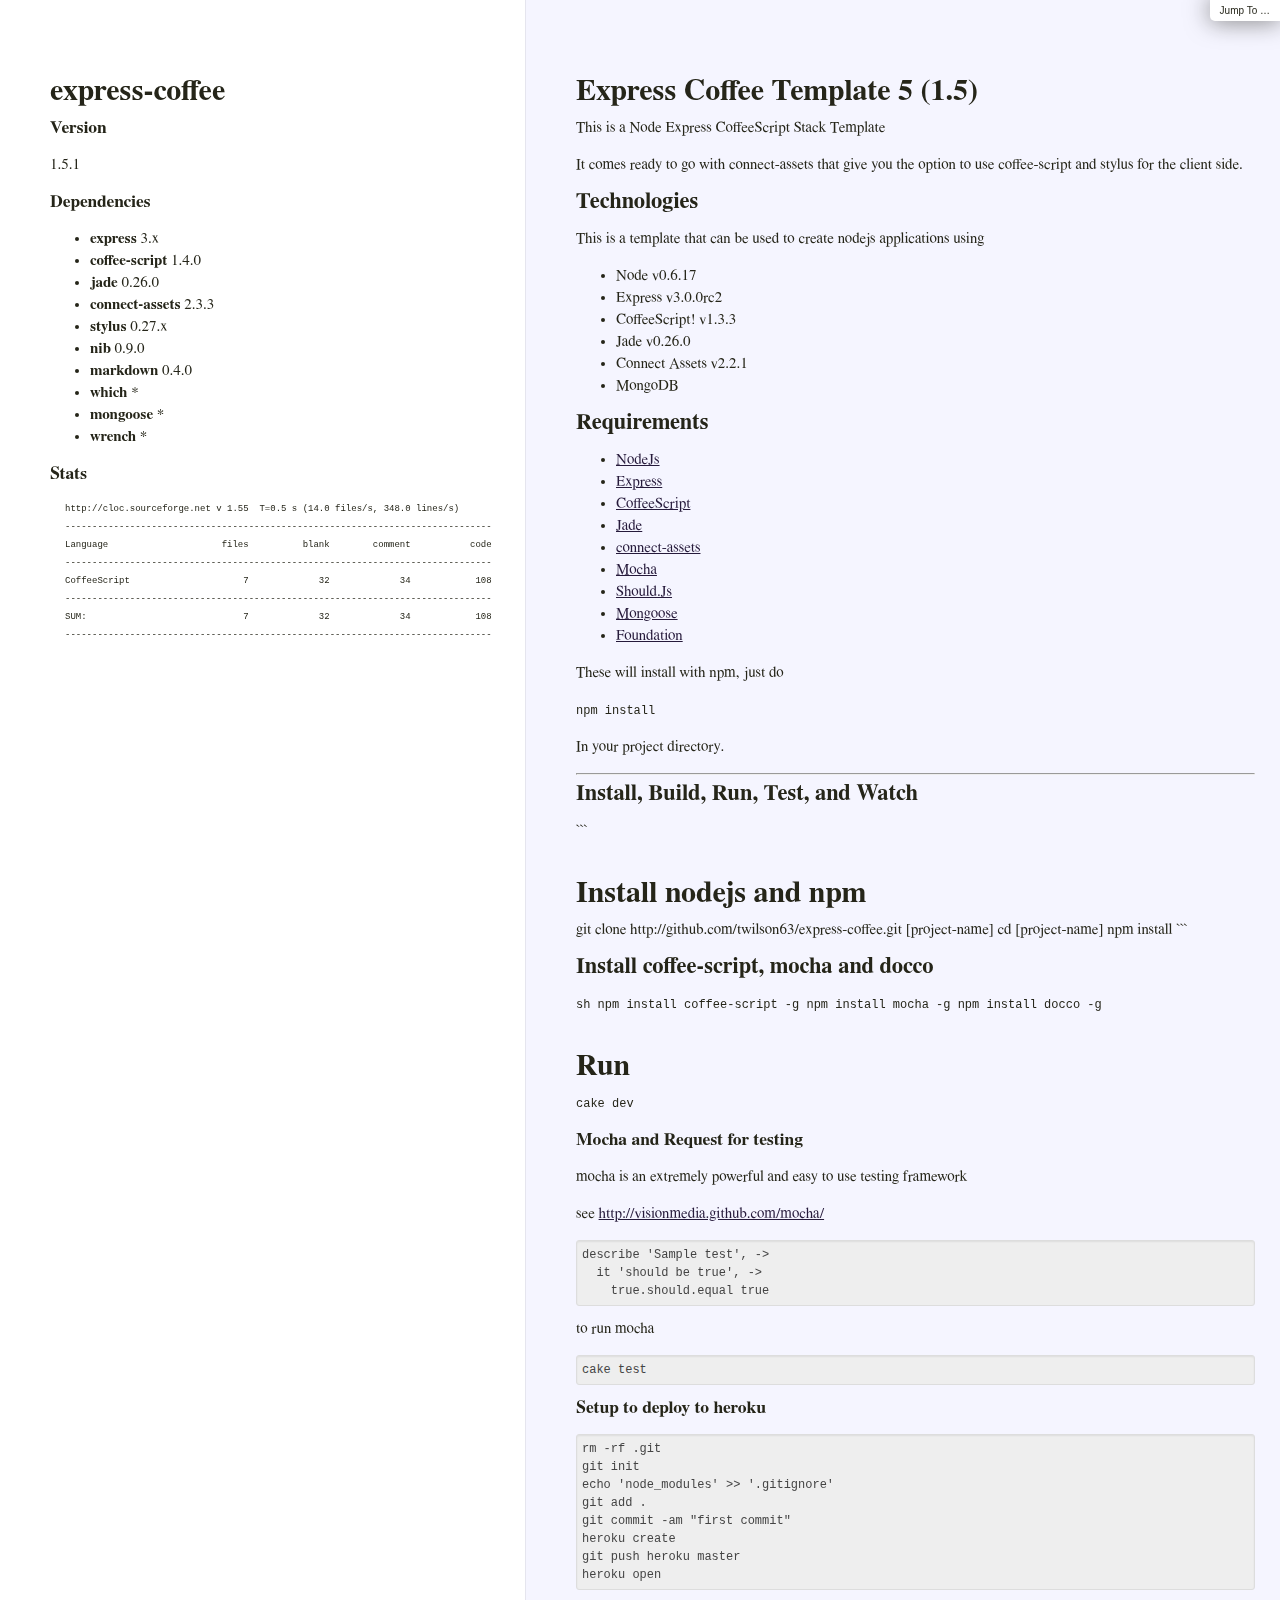
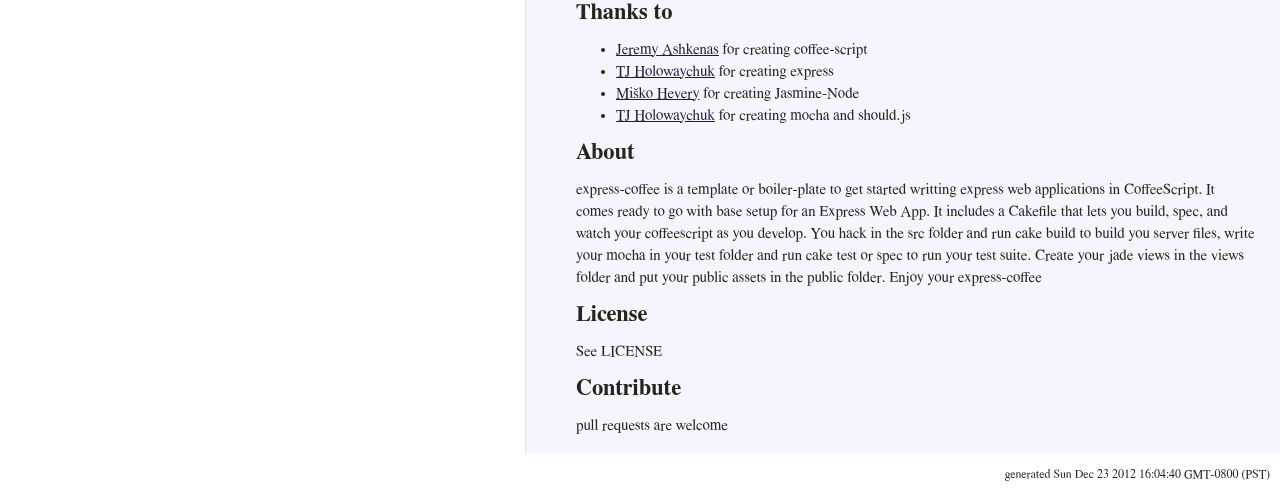
<file: docs/index.html>
<!DOCTYPE html><html><head><title>README</title><meta http-equiv="Content-Type" content="text/html" charset="UTF-8"><link rel="stylesheet" media="all" href="./docco.css"></head><body><div id="container"><div id="background"></div><div id="jump_to">Jump To &hellip;<div id="jump_wrapper"><div id="jump_page"><a href="./index.html" class="source"><span class="file_name">README</span></a><a href="./src/config/index.coffee.html" class="source "><span class="base_path">src / config / </span><span class="file_name">index.coffee</span></a><a href="./src/controllers/index.coffee.html" class="source "><span class="base_path">src / controllers / </span><span class="file_name">index.coffee</span></a><a href="./src/controllers/ping.coffee.html" class="source "><span class="base_path">src / controllers / </span><span class="file_name">ping.coffee</span></a><a href="./src/controllers/posts.coffee.html" class="source "><span class="base_path">src / controllers / </span><span class="file_name">posts.coffee</span></a><a href="./src/index.coffee.html" class="source "><span class="base_path">src / </span><span class="file_name">index.coffee</span></a><a href="./src/models/post.coffee.html" class="source "><span class="base_path">src / models / </span><span class="file_name">post.coffee</span></a><a href="./src/routes.coffee.html" class="source "><span class="base_path">src / </span><span class="file_name">routes.coffee</span></a></div></div></div><table cellpadding="0" cellspacing="0"><thead><tr><th class="docs"></th><th class="code"></th></tr></thead><tbody><tr id="section"><td class="docs"><h1>express-coffee
</h1><h3>Version</h3><p>1.5.1</p><h3>Dependencies </h3><ul><li><b>express </b><span>3.x</span></li><li><b>coffee-script </b><span>1.4.0</span></li><li><b>jade </b><span>0.26.0</span></li><li><b>connect-assets </b><span>2.3.3</span></li><li><b>stylus </b><span>0.27.x</span></li><li><b>nib </b><span>0.9.0</span></li><li><b>markdown </b><span>0.4.0</span></li><li><b>which </b><span>*</span></li><li><b>mongoose </b><span>*</span></li><li><b>wrench </b><span>*</span></li></ul><p><h3>Stats</h3><pre class="code_stats">
http://cloc.sourceforge.net v 1.55  T=0.5 s (14.0 files/s, 348.0 lines/s)
-------------------------------------------------------------------------------
Language                     files          blank        comment           code
-------------------------------------------------------------------------------
CoffeeScript                     7             32             34            108
-------------------------------------------------------------------------------
SUM:                             7             32             34            108
-------------------------------------------------------------------------------
</pre></p></td><td id="content" class="code"><h1>Express Coffee Template 5 (1.5)</h1>

<p>This is a Node Express CoffeeScript Stack Template</p>

<p>It comes ready to go with connect-assets that give you the option
to use coffee-script and stylus for the client side.</p>

<h2>Technologies</h2>

<p>This is a template that can be used to create nodejs applications using </p>

<ul>
<li>Node v0.6.17</li>
<li>Express v3.0.0rc2</li>
<li>CoffeeScript! v1.3.3</li>
<li>Jade v0.26.0</li>
<li>Connect Assets v2.2.1</li>
<li>MongoDB</li>
</ul>

<h2>Requirements</h2>

<ul>
<li><a href="http://nodejs.org">NodeJs</a></li>
<li><a href="http://expressjs.com">Express</a></li>
<li><a href="http://coffeescript.org">CoffeeScript</a></li>
<li><a href="http://jade-lang.com/">Jade</a></li>
<li><a href="http://github.com/TrevorBurnham/connect-assets">connect-assets</a></li>
<li><a href="http://visionmedia.github.com/mocha/">Mocha</a></li>
<li><a href="https://github.com/visionmedia/should.js/">Should.Js</a></li>
<li><a href="https://github.com/LearnBoost/mongoose">Mongoose</a></li>
<li><a href="http://foundation.zurb.com/">Foundation</a></li>
</ul>

<p>These will install with npm, just do </p>

<p><code>
npm install
</code></p>

<p>In your project directory.</p>

<hr />

<h2>Install, Build, Run, Test, and Watch</h2>

<p>```</p>

<h1>Install nodejs and npm</h1>

<p>git clone http://github.com/twilson63/express-coffee.git [project-name]
cd [project-name]
npm install
```</p>

<h2>Install coffee-script, mocha and docco</h2>

<p><code>sh
npm install coffee-script -g
npm install mocha -g
npm install docco -g
</code></p>

<h1>Run</h1>

<p><code>
cake dev
</code></p>

<h3>Mocha and Request for testing</h3>

<p>mocha is an extremely powerful and easy to use testing framework</p>

<p>see <a href="http://visionmedia.github.com/mocha/">http://visionmedia.github.com/mocha/</a></p>

<pre><code>describe 'Sample test', -&gt;
  it 'should be true', -&gt;
    true.should.equal true
</code></pre>

<p>to run mocha</p>

<pre><code>cake test
</code></pre>

<h3>Setup to deploy to heroku</h3>

<pre><code>rm -rf .git
git init
echo 'node_modules' &gt;&gt; '.gitignore'
git add .
git commit -am "first commit"
heroku create
git push heroku master
heroku open
</code></pre>

<h2>Thanks to</h2>

<ul>
<li><a href="https://github.com/jashkenas">Jeremy Ashkenas</a> for creating coffee-script</li>
<li><a href="https://github.com/visionmedia">TJ Holowaychuk</a> for creating express</li>
<li><a href="https://github.com/mhevery">Miško Hevery</a> for creating Jasmine-Node</li>
<li><a href="https://github.com/visionmedia">TJ Holowaychuk</a> for creating mocha and should.js</li>
</ul>

<h2>About</h2>

<p>express-coffee is a template or boiler-plate to get started writting 
express web applications in CoffeeScript.  It comes ready to go with base
setup for an Express Web App.  It includes a Cakefile that lets you build, 
spec, and watch your coffeescript as you develop.  You hack in the src folder
and run cake build to build you server files, write your mocha in
your test folder and run cake test or spec to run your test suite.  Create your
jade views in the views folder and put your public assets in the public
folder.  Enjoy your express-coffee </p>

<h2>License</h2>

<p>See LICENSE</p>

<h2>Contribute</h2>

<p>pull requests are welcome</p>  </td></tr></tbody></table><div id="generated">generated Sun Dec 23 2012 16:04:40 GMT-0800 (PST)  </div></div></body></html>
</file>
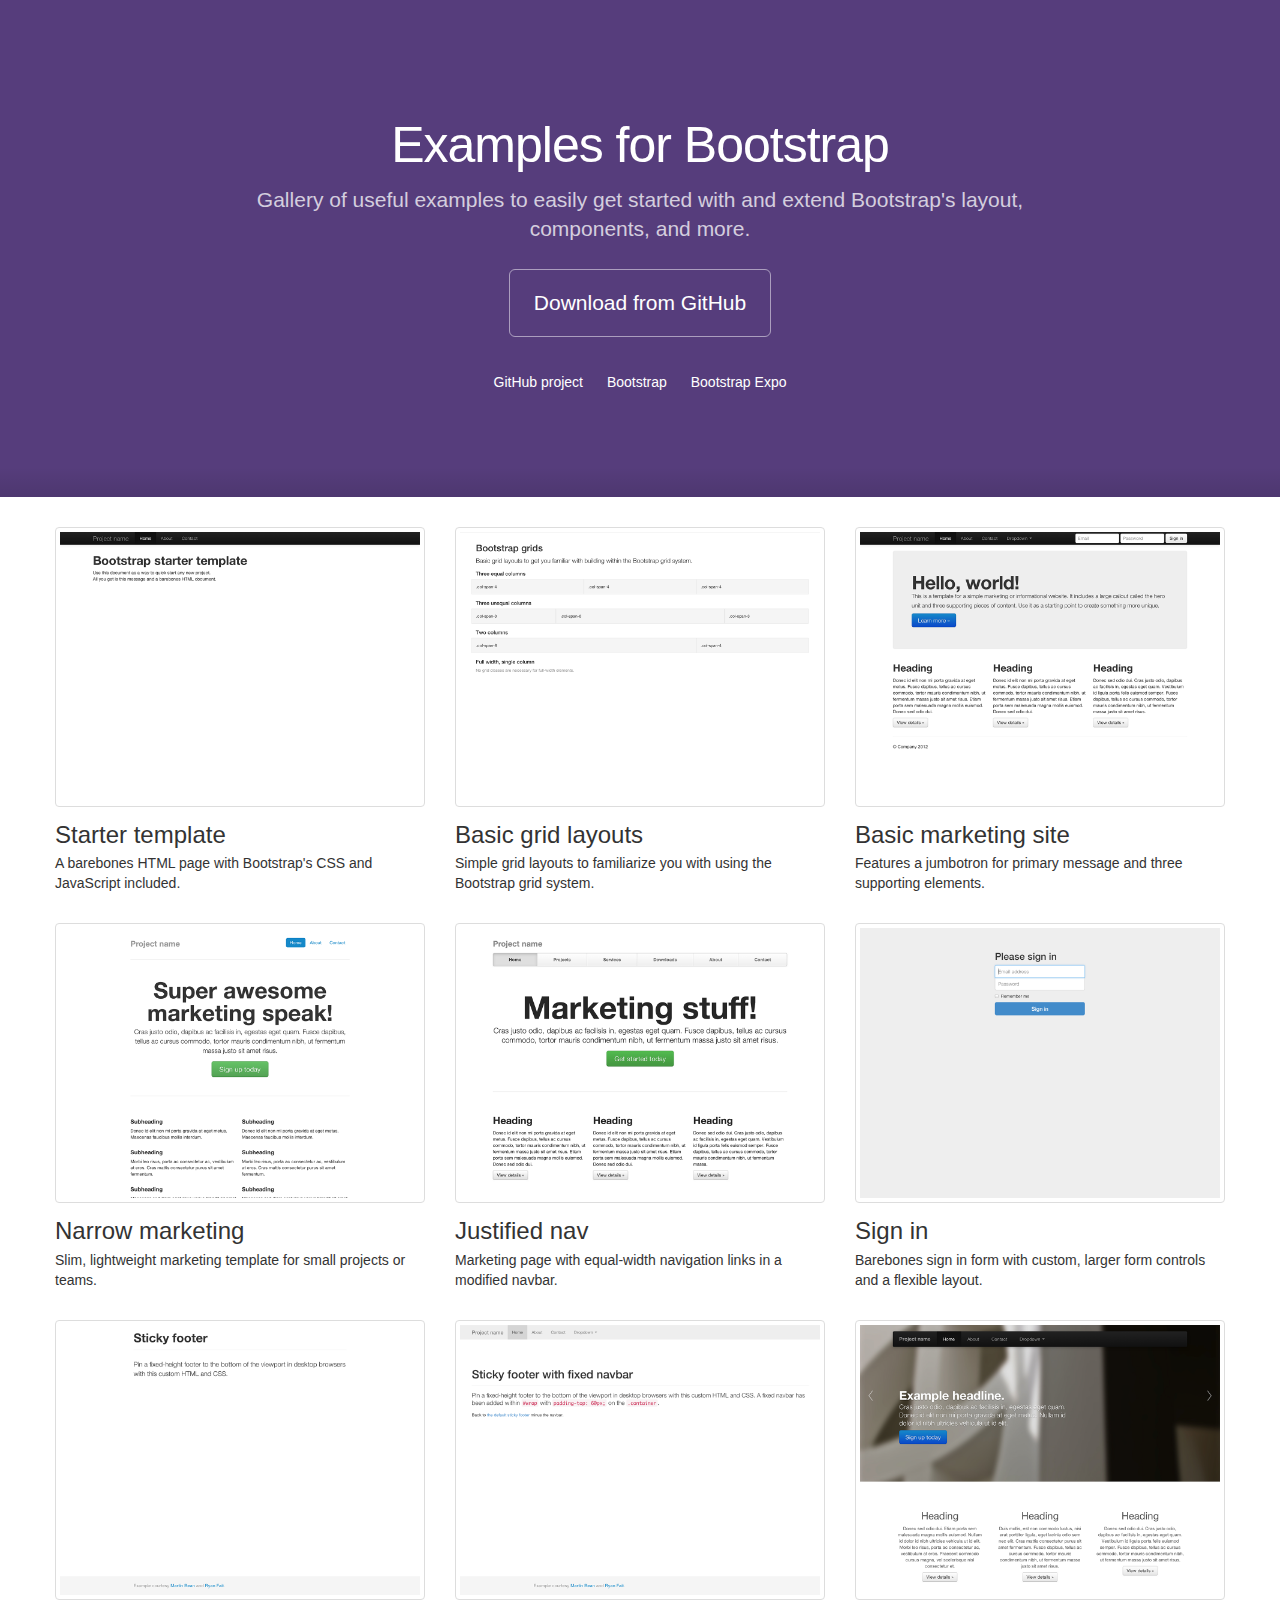
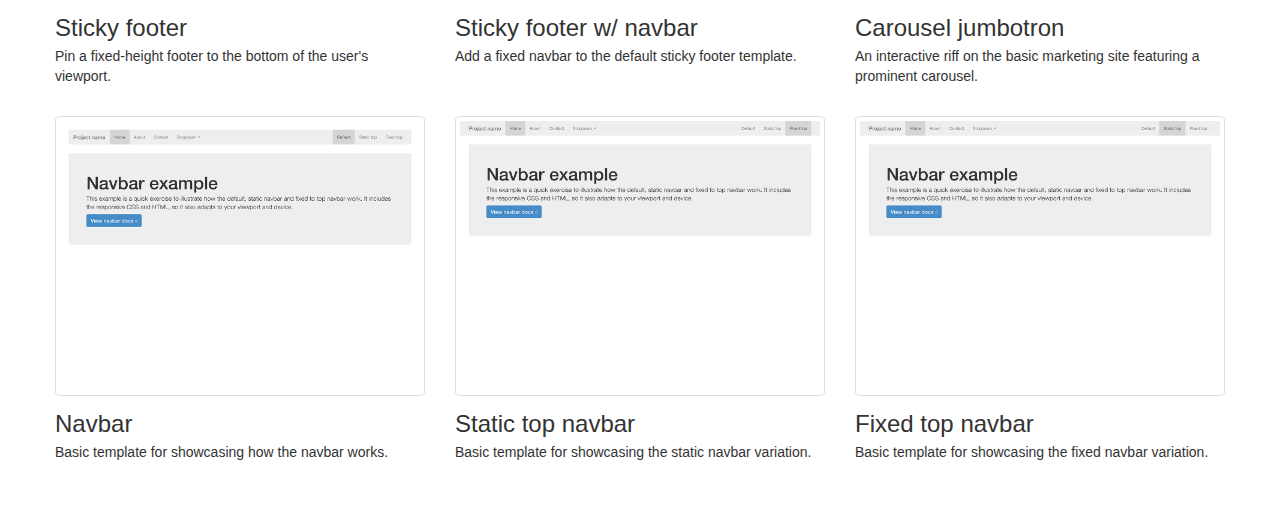
<file: public/bootstrap-examples-master/index.html>
<!DOCTYPE html>
<html lang="en">
  <head>
    <meta charset="utf-8">
    <meta name="viewport" content="width=device-width, initial-scale=1.0">
    <meta name="description" content="">
    <meta name="author" content="">

    <title>Example Templates for Bootstrap</title>

    <!-- Bootstrap core CSS -->
    <link href="bootstrap/css/bootstrap.css" rel="stylesheet">

    <!-- Custom styles for this template -->
    <link href="assets/css/docs.css" rel="stylesheet">

    <!-- Analytics -->
    <script>
    </script>
  </head>

  <body>

    <div class="jumbotron">
      <div class="container">
        <span class="glyphicon glyphicon-ok"></span>
        <h1>Examples for Bootstrap</h1>
        <p>Gallery of useful examples to easily get started with and extend Bootstrap's layout, components, and more.</p>
        <a href="https://github.com/twbs/bootstrap-examples/archive/master.zip" class="btn btn-outline btn-large" onclick="_gaq.push(['_trackEvent', 'Jumbotron actions', 'Download', 'Download 1.0.0']);">Download from GitHub</a>
        <ul class="jumbotron-links">
          <li>
            <a href="http://github.com/twbs/bootstrap-examples" onclick="_gaq.push(['_trackEvent', 'Jumbotron actions', 'Jumbotron links', 'GitHub project']);">GitHub project</a>
          </li>
          <li>
            <a href="http://getbootstrap.com" onclick="_gaq.push(['_trackEvent', 'Jumbotron actions', 'Jumbotron links', 'Bootstrap']);">Bootstrap</a>
          </li>
          <li>
            <a href="http://expo.getbootstrap.com" onclick="_gaq.push(['_trackEvent', 'Jumbotron actions', 'Jumbotron links', 'Expo']);">Bootstrap Expo</a>
          </li>
        </ul>
      </div>
    </div>

    <div class="container gallery">

      <div class="row">
        <div class="col-lg-4">
          <a class="thumbnail" href="starter-template/index.html" target="_blank">
            <img src="screenshots/starter.png" alt="">
          </a>
          <h3>Starter template</h3>
          <p>A barebones HTML page with Bootstrap's CSS and JavaScript included.</p>
        </div>
        <div class="col-lg-4">
          <a class="thumbnail" href="grid/index.html" target="_blank">
            <img src="screenshots/grid.png" alt="">
          </a>
          <h3>Basic grid layouts</h3>
          <p>Simple grid layouts to familiarize you with using the Bootstrap grid system.</p>
        </div>
        <div class="col-lg-4">
          <a class="thumbnail" href="jumbotron/index.html" target="_blank">
            <img src="screenshots/marketing.png" alt="">
          </a>
          <h3>Basic marketing site</h3>
          <p>Features a jumbotron for primary message and three supporting elements.</p>
        </div>
      </div><!-- /.row -->

      <div class="row">
        <div class="col-lg-4">
          <a class="thumbnail" href="jumbotron-narrow/index.html" target="_blank">
            <img src="screenshots/jumbotron-narrow.png" alt="">
          </a>
          <h3>Narrow marketing</h3>
          <p>Slim, lightweight marketing template for small projects or teams.</p>
        </div>
        <div class="col-lg-4">
          <a class="thumbnail" href="justified-nav/index.html" target="_blank">
            <img src="screenshots/justified-nav.png" alt="">
          </a>
          <h3>Justified nav</h3>
          <p>Marketing page with equal-width navigation links in a modified navbar.</p>
        </div>
        <div class="col-lg-4">
          <a class="thumbnail" href="signin/index.html" target="_blank">
            <img src="screenshots/signin.png" alt="">
          </a>
          <h3>Sign in</h3>
          <p>Barebones sign in form with custom, larger form controls and a flexible layout.</p>
        </div>
      </div><!-- /.row -->

      <div class="row">
        <div class="col-lg-4">
          <a class="thumbnail" href="sticky-footer/index.html" target="_blank">
            <img src="screenshots/sticky-footer.png" alt="">
          </a>
          <h3>Sticky footer</h3>
          <p>Pin a fixed-height footer to the bottom of the user's viewport.</p>
        </div>
        <div class="col-lg-4">
          <a class="thumbnail" href="sticky-footer-navbar/index.html" target="_blank">
            <img src="screenshots/sticky-footer-navbar.png" alt="">
          </a>
          <h3>Sticky footer w/ navbar</h3>
          <p>Add a fixed navbar to the default sticky footer template.</p>
        </div>
        <div class="col-lg-4">
          <a class="thumbnail" href="carousel/index.html" target="_blank">
            <img src="screenshots/carousel.png" alt="">
          </a>
          <h3>Carousel jumbotron</h3>
          <p>An interactive riff on the basic marketing site featuring a prominent carousel.</p>
        </div>
      </div><!-- /.row -->

      <div class="row">
        <div class="col-lg-4">
          <a class="thumbnail" href="navbar/index.html" target="_blank">
            <img src="screenshots/navbar.png" alt="">
          </a>
          <h3>Navbar</h3>
          <p>Basic template for showcasing how the navbar works.</p>
        </div>
        <div class="col-lg-4">
          <a class="thumbnail" href="navbar-static-top/index.html" target="_blank">
            <img src="screenshots/navbar-static-top.png" alt="">
          </a>
          <h3>Static top navbar</h3>
          <p>Basic template for showcasing the static navbar variation.</p>
        </div>
        <div class="col-lg-4">
          <a class="thumbnail" href="navbar-fixed-top/index.html" target="_blank">
            <img src="screenshots/navbar-fixed-top.png" alt="">
          </a>
          <h3>Fixed top navbar</h3>
          <p>Basic template for showcasing the fixed navbar variation.</p>
        </div>
      </div><!-- /.row -->

    </div><!-- /.container -->

  </body>
</html>
</file>
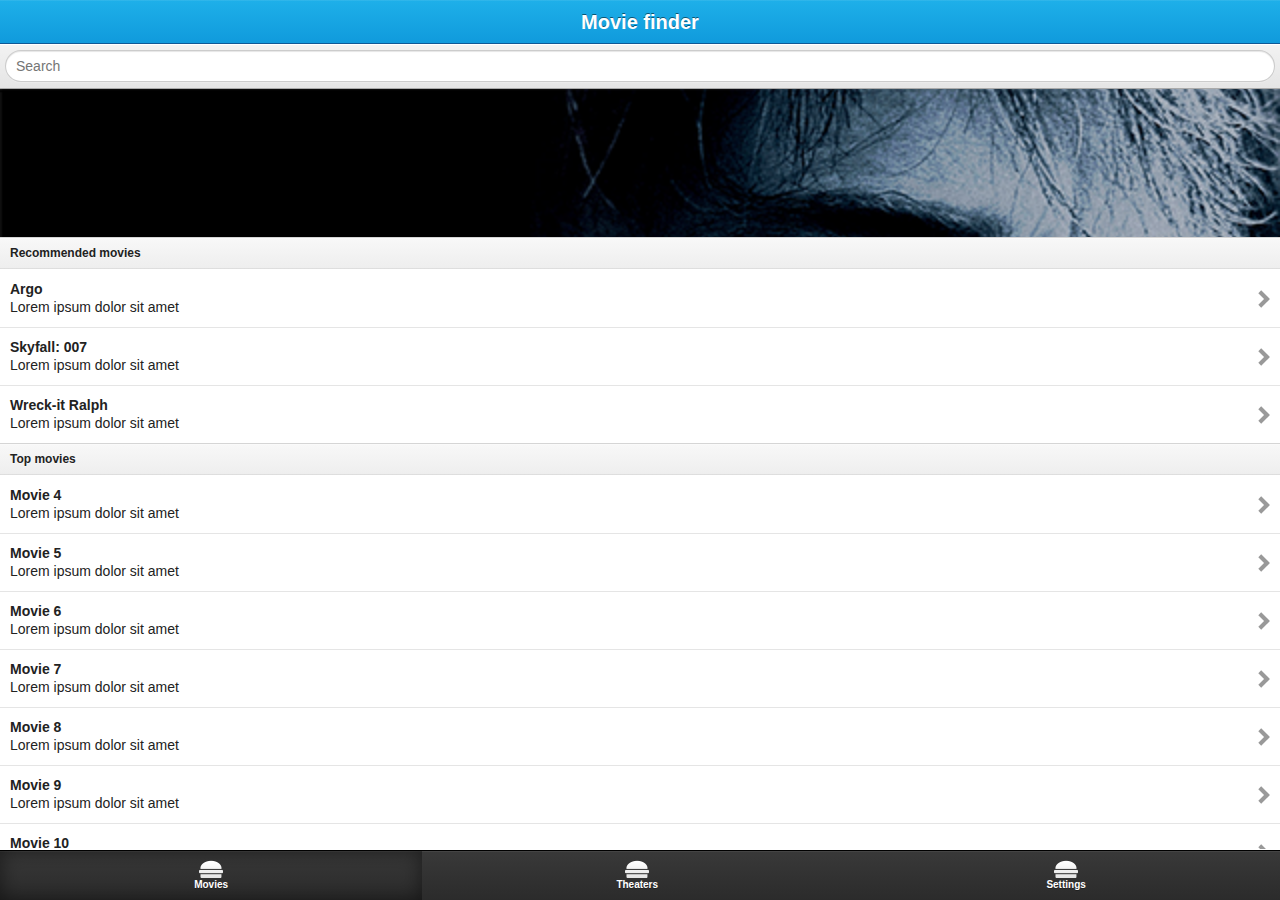
<file: public/ratchet-app/index.html>
<!DOCTYPE html>
<html>
  <head>
    <meta charset="utf-8">
    <title>Movie finder</title>
    <meta name="viewport" content="initial-scale=1, maximum-scale=1, user-scalable=no">
    <meta name="apple-mobile-web-app-capable" content="yes">
    <meta name="apple-mobile-web-app-status-bar-style" content="black">

    <link rel="apple-touch-icon-precomposed" sizes="114x114" href="../lib/ratchet/touch-icons/apple-touch-icon-114x114.png">
    <link rel="apple-touch-icon-precomposed" sizes="72x72" href="../lib/ratchet/touch-icons/apple-touch-icon-72x72.png">
    <link rel="apple-touch-icon-precomposed" sizes="57x57" href="../lib/ratchet/touch-icons/apple-touch-icon-57x57.png">

    <link rel="stylesheet" href="../lib/ratchet/ratchet.css">
    <link rel="stylesheet" href="css/app.css">
    <script src="../lib/ratchet/ratchet.js"></script>

  </head>
  <body>

  <header class="bar-title">
    <h1 class="title">Movie finder</h1>
  </header>
  <nav class="bar-standard bar-header-secondary">
    <form>
      <input type="search" placeholder="Search">
    </form>
  </nav>

  <nav class="bar-tab">
    <ul class="tab-inner">
      <li class="tab-item active">
        <a href="index.html" data-transition="fade">
          <img class="tab-icon" src="img/icon-hamburger.png">
          <div class="tab-label">Movies</div>
        </a>
      </li>
      <li class="tab-item">
        <a href="theaters.html" data-transition="fade">
          <img class="tab-icon" src="img/icon-hamburger.png">
          <div class="tab-label">Theaters</div>
        </a>
      </li>
      <li class="tab-item">
        <a href="settings.html" data-transition="fade">
          <img class="tab-icon" src="img/icon-hamburger.png">
          <div class="tab-label">Settings</div>
        </a>
      </li>
    </ul>
  </nav>

  <div class="content">

    <div class="slider">
      <ul>
        <li>
          <img src="img/argo.png">
        </li>
        <li>
           <img src="img/skyfall.png">
        </li>
        <li>
           <img src="img/ralph.png">
        </li>
      </ul>
    </div>

    <ul class="list">
      <li class="list-divider">Recommended movies</li>
      <li>
        <a href="choose-theater.html">
          <strong>Argo</strong>
          <p>Lorem ipsum dolor sit amet</p>
          <span class="chevron"></span>
        </a>
      </li>
      <li>
        <a href="choose-theater.html" data-transition="slide-in">
          <strong>Skyfall: 007</strong>
          <p>Lorem ipsum dolor sit amet</p>
          <span class="chevron"></span>
        </a>
      </li>
      <li>
        <a href="choose-theater.html" data-transition="slide-in">
          <strong>Wreck-it Ralph</strong>
          <p>Lorem ipsum dolor sit amet</p>
          <span class="chevron"></span>
        </a>
      </li>
      <li class="list-divider">Top movies</li>
      <li>
        <a href="choose-theater.html" data-transition="slide-in">
          <strong>Movie 4</strong>
          <p>Lorem ipsum dolor sit amet</p>
          <span class="chevron"></span>
        </a>
      </li>
      <li>
        <a href="choose-theater.html" data-transition="slide-in">
          <strong>Movie 5</strong>
          <p>Lorem ipsum dolor sit amet</p>
          <span class="chevron"></span>
        </a>
      </li>
      <li>
        <a href="choose-theater.html" data-transition="slide-in">
          <strong>Movie 6</strong>
          <p>Lorem ipsum dolor sit amet</p>
          <span class="chevron"></span>
        </a>
      </li>
      <li>
        <a href="choose-theater.html" data-transition="slide-in">
          <strong>Movie 7</strong>
          <p>Lorem ipsum dolor sit amet</p>
          <span class="chevron"></span>
        </a>
      </li>
      <li>
        <a href="choose-theater.html" data-transition="slide-in">
          <strong>Movie 8</strong>
          <p>Lorem ipsum dolor sit amet</p>
          <span class="chevron"></span>
        </a>
      </li>
      <li>
        <a href="choose-theater.html" data-transition="slide-in">
          <strong>Movie 9</strong>
          <p>Lorem ipsum dolor sit amet</p>
          <span class="chevron"></span>
        </a>
      </li>
      <li>
        <a href="choose-theater.html" data-transition="slide-in">
          <strong>Movie 10</strong>
          <p>Lorem ipsum dolor sit amet</p>
          <span class="chevron"></span>
        </a>
      </li>
      <li>
        <a href="choose-theater.html" data-transition="slide-in">
          <strong>Movie 11</strong>
          <p>Lorem ipsum dolor sit amet</p>
          <span class="chevron"></span>
        </a>
      </li>
      <li>
        <a href="choose-theater.html" data-transition="slide-in">
          <strong>Movie 12</strong>
          <p>Lorem ipsum dolor sit amet</p>
          <span class="chevron"></span>
        </a>
      </li>
    </ul>

  </div>
  </body>
</html>
</file>
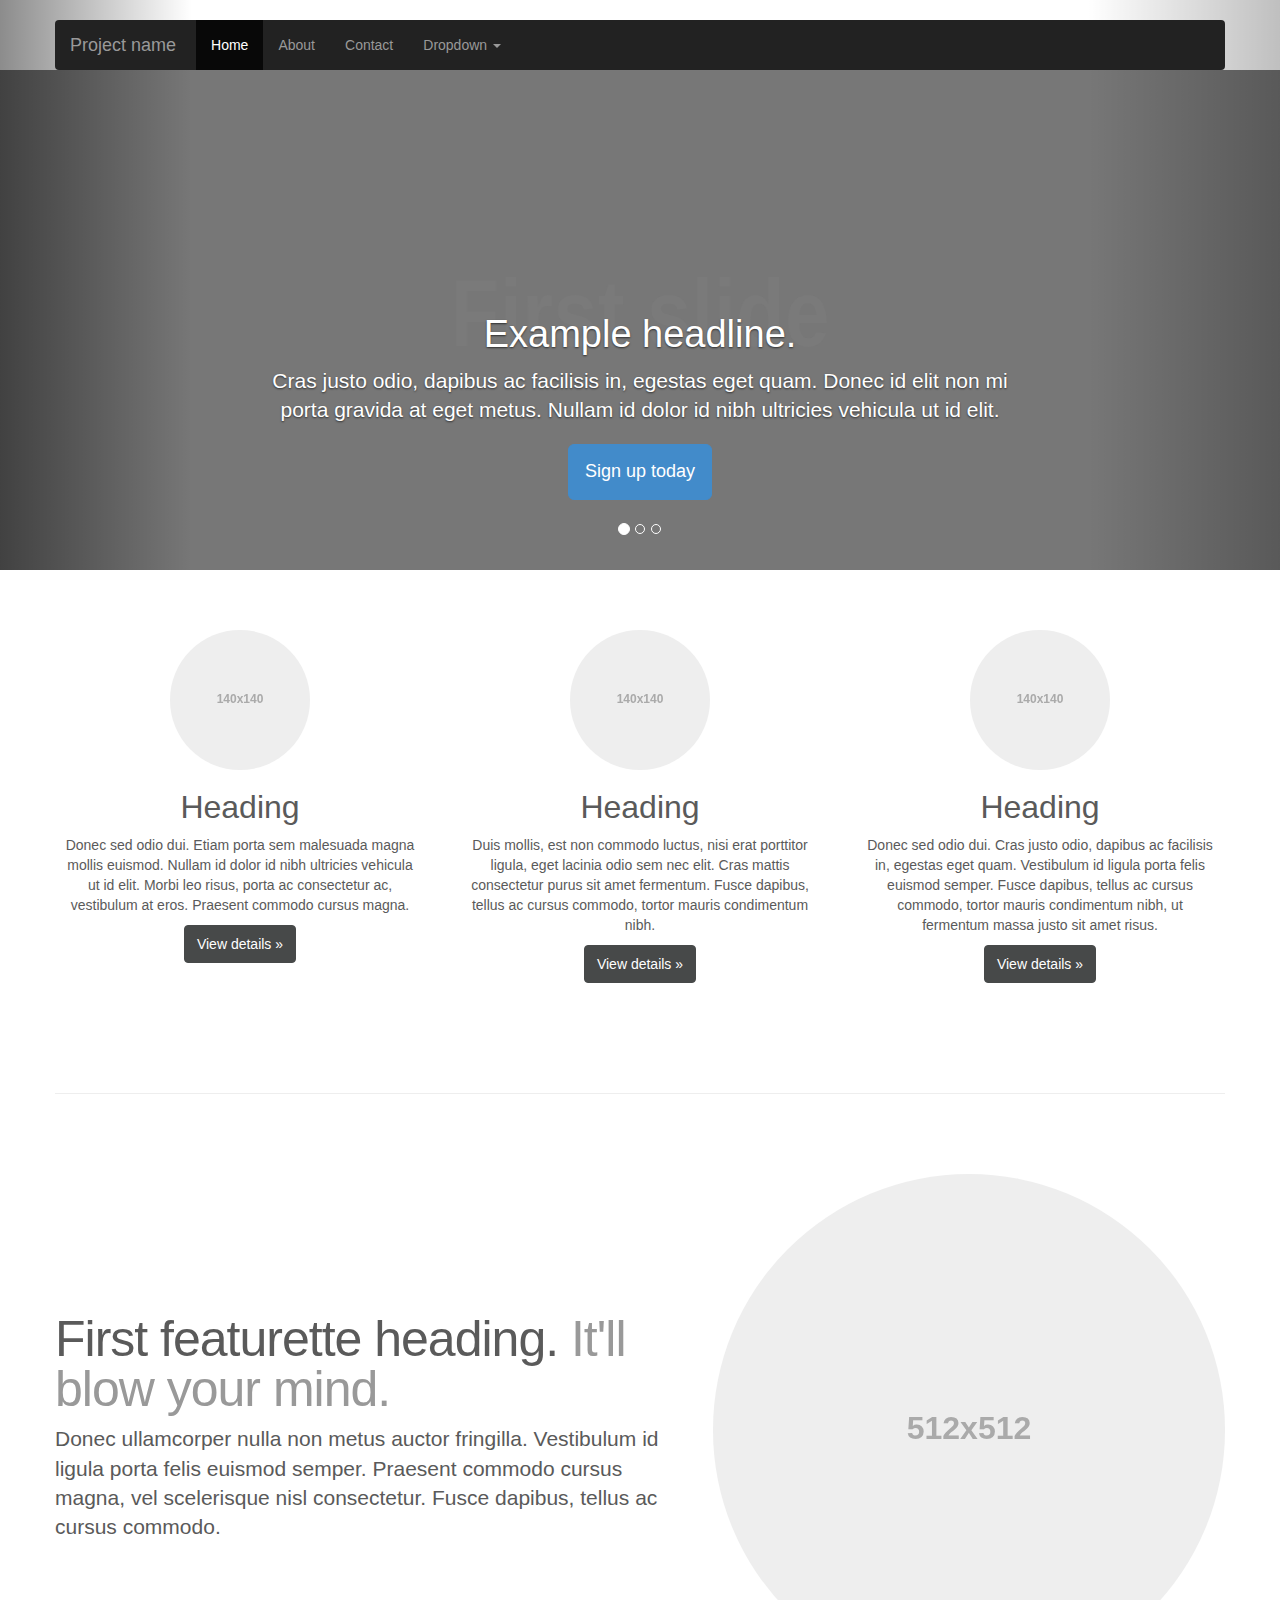
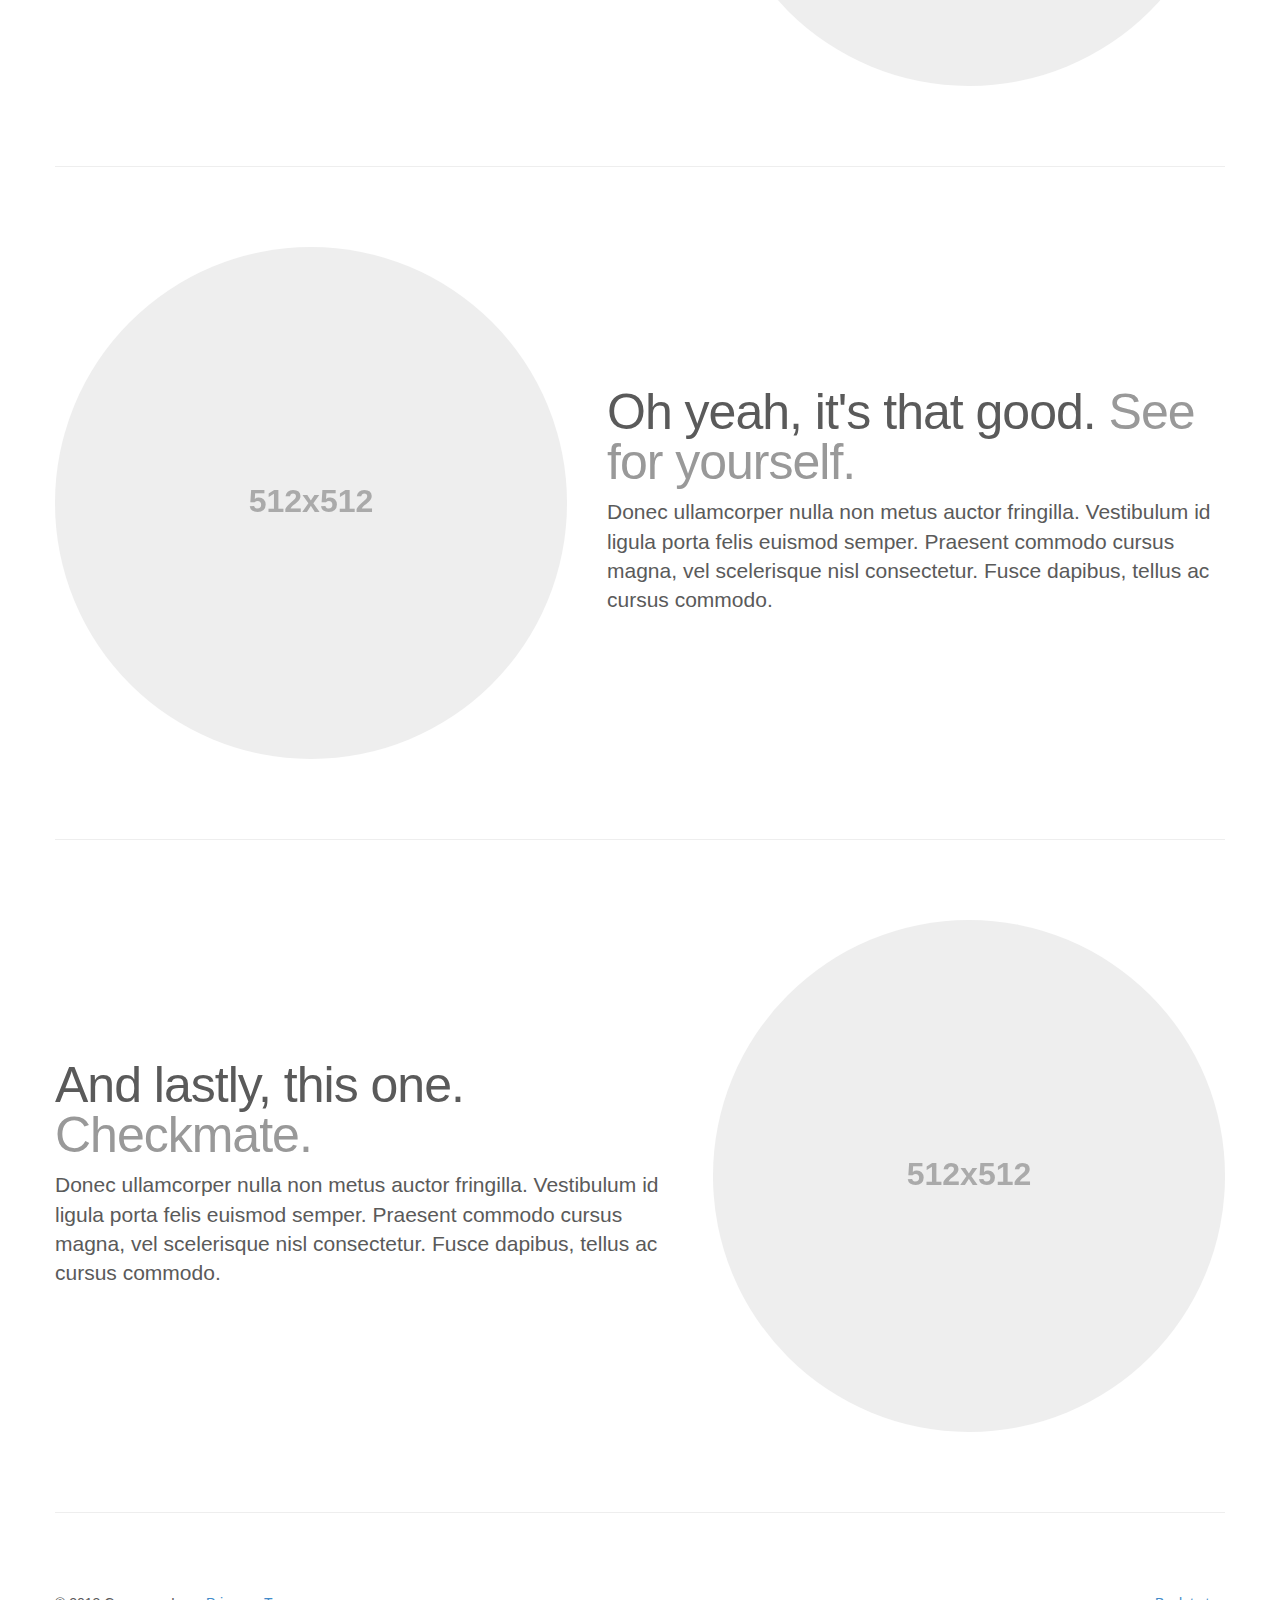
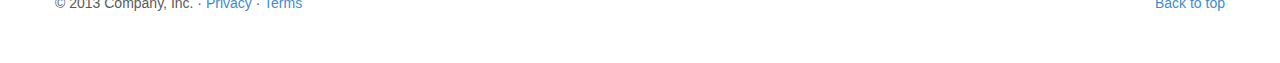
<file: public/bootstrap-examples-master/carousel/index.html>
<!DOCTYPE html>
<html lang="en">
  <head>
    <meta charset="utf-8">
    <meta name="viewport" content="width=device-width, initial-scale=1.0">
    <meta name="description" content="">
    <meta name="author" content="">

    <title>Carousel Template for Bootstrap</title>

    <!-- Bootstrap core CSS -->
    <link href="../bootstrap/css/bootstrap.css" rel="stylesheet">

    <!-- Custom styles for this template -->
    <link href="carousel.css" rel="stylesheet">
  </head>
<!-- NAVBAR
================================================== -->
  <body>
    <div class="navbar-wrapper">
      <div class="container">

        <div class="navbar navbar-inverse navbar-static-top">
          <div class="container">
    	    <button type="button" class="navbar-toggle" data-toggle="collapse" data-target=".nav-collapse">
    	      <span class="icon-bar"></span>
    	      <span class="icon-bar"></span>
    	      <span class="icon-bar"></span>
    	    </button>
            <a class="navbar-brand" href="#">Project name</a>
            <div class="nav-collapse collapse">
              <ul class="nav navbar-nav">
                <li class="active"><a href="#">Home</a></li>
                <li><a href="#about">About</a></li>
                <li><a href="#contact">Contact</a></li>
                <li class="dropdown">
                  <a href="#" class="dropdown-toggle" data-toggle="dropdown">Dropdown <b class="caret"></b></a>
                  <ul class="dropdown-menu">
                    <li><a href="#">Action</a></li>
                    <li><a href="#">Another action</a></li>
                    <li><a href="#">Something else here</a></li>
                    <li class="divider"></li>
                    <li class="nav-header">Nav header</li>
                    <li><a href="#">Separated link</a></li>
                    <li><a href="#">One more separated link</a></li>
                  </ul>
                </li>
              </ul>
            </div>
          </div>
        </div>

      </div>
    </div>


    <!-- Carousel
    ================================================== -->
    <div id="myCarousel" class="carousel slide">
      <!-- Indicators -->
      <ol class="carousel-indicators">
        <li data-target="#myCarousel" data-slide-to="0" class="active"></li>
        <li data-target="#myCarousel" data-slide-to="1"></li>
        <li data-target="#myCarousel" data-slide-to="2"></li>
      </ol>
      <div class="carousel-inner">
        <div class="item active">
          <img data-src="holder.js/1500x500/auto/#777:#7a7a7a/text:First slide" alt="">
          <div class="container">
            <div class="carousel-caption">
              <h1>Example headline.</h1>
              <p>Cras justo odio, dapibus ac facilisis in, egestas eget quam. Donec id elit non mi porta gravida at eget metus. Nullam id dolor id nibh ultricies vehicula ut id elit.</p>
              <p><a class="btn btn-large btn-primary" href="#">Sign up today</a></p>
            </div>
          </div>
        </div>
        <div class="item">
          <img data-src="holder.js/1500x500/auto/#777:#7a7a7a/text:Second slide" alt="">
          <div class="container">
            <div class="carousel-caption">
              <h1>Another example headline.</h1>
              <p>Cras justo odio, dapibus ac facilisis in, egestas eget quam. Donec id elit non mi porta gravida at eget metus. Nullam id dolor id nibh ultricies vehicula ut id elit.</p>
              <p><a class="btn btn-large btn-primary" href="#">Learn more</a></p>
            </div>
          </div>
        </div>
        <div class="item">
          <img data-src="holder.js/1500x500/auto/#777:#7a7a7a/text:Third slide" alt="">
          <div class="container">
            <div class="carousel-caption">
              <h1>One more for good measure.</h1>
              <p>Cras justo odio, dapibus ac facilisis in, egestas eget quam. Donec id elit non mi porta gravida at eget metus. Nullam id dolor id nibh ultricies vehicula ut id elit.</p>
              <p><a class="btn btn-large btn-primary" href="#">Browse gallery</a></p>
            </div>
          </div>
        </div>
      </div>
      <a class="left carousel-control" href="#myCarousel" data-slide="prev"><span class="glyphicon glyphicon-chevron-left"></span></a>
      <a class="right carousel-control" href="#myCarousel" data-slide="next"><span class="glyphicon glyphicon-chevron-right"></span></a>
    </div><!-- /.carousel -->



    <!-- Marketing messaging and featurettes
    ================================================== -->
    <!-- Wrap the rest of the page in another container to center all the content. -->

    <div class="container marketing">

      <!-- Three columns of text below the carousel -->
      <div class="row">
        <div class="col-lg-4">
          <img class="img-circle" data-src="holder.js/140x140">
          <h2>Heading</h2>
          <p>Donec sed odio dui. Etiam porta sem malesuada magna mollis euismod. Nullam id dolor id nibh ultricies vehicula ut id elit. Morbi leo risus, porta ac consectetur ac, vestibulum at eros. Praesent commodo cursus magna.</p>
          <p><a class="btn btn-default" href="#">View details &raquo;</a></p>
        </div><!-- /.col-lg-4 -->
        <div class="col-lg-4">
          <img class="img-circle" data-src="holder.js/140x140">
          <h2>Heading</h2>
          <p>Duis mollis, est non commodo luctus, nisi erat porttitor ligula, eget lacinia odio sem nec elit. Cras mattis consectetur purus sit amet fermentum. Fusce dapibus, tellus ac cursus commodo, tortor mauris condimentum nibh.</p>
          <p><a class="btn btn-default" href="#">View details &raquo;</a></p>
        </div><!-- /.col-lg-4 -->
        <div class="col-lg-4">
          <img class="img-circle" data-src="holder.js/140x140">
          <h2>Heading</h2>
          <p>Donec sed odio dui. Cras justo odio, dapibus ac facilisis in, egestas eget quam. Vestibulum id ligula porta felis euismod semper. Fusce dapibus, tellus ac cursus commodo, tortor mauris condimentum nibh, ut fermentum massa justo sit amet risus.</p>
          <p><a class="btn btn-default" href="#">View details &raquo;</a></p>
        </div><!-- /.col-lg-4 -->
      </div><!-- /.row -->


      <!-- START THE FEATURETTES -->

      <hr class="featurette-divider">

      <div class="featurette">
        <img class="featurette-image img-circle pull-right" data-src="holder.js/512x512">
        <h2 class="featurette-heading">First featurette heading. <span class="text-muted">It'll blow your mind.</span></h2>
        <p class="lead">Donec ullamcorper nulla non metus auctor fringilla. Vestibulum id ligula porta felis euismod semper. Praesent commodo cursus magna, vel scelerisque nisl consectetur. Fusce dapibus, tellus ac cursus commodo.</p>
      </div>

      <hr class="featurette-divider">

      <div class="featurette">
        <img class="featurette-image img-circle pull-left" data-src="holder.js/512x512">
        <h2 class="featurette-heading">Oh yeah, it's that good. <span class="text-muted">See for yourself.</span></h2>
        <p class="lead">Donec ullamcorper nulla non metus auctor fringilla. Vestibulum id ligula porta felis euismod semper. Praesent commodo cursus magna, vel scelerisque nisl consectetur. Fusce dapibus, tellus ac cursus commodo.</p>
      </div>

      <hr class="featurette-divider">

      <div class="featurette">
        <img class="featurette-image img-circle pull-right" data-src="holder.js/512x512">
        <h2 class="featurette-heading">And lastly, this one. <span class="text-muted">Checkmate.</span></h2>
        <p class="lead">Donec ullamcorper nulla non metus auctor fringilla. Vestibulum id ligula porta felis euismod semper. Praesent commodo cursus magna, vel scelerisque nisl consectetur. Fusce dapibus, tellus ac cursus commodo.</p>
      </div>

      <hr class="featurette-divider">

      <!-- /END THE FEATURETTES -->


      <!-- FOOTER -->
      <footer>
        <p class="pull-right"><a href="#">Back to top</a></p>
        <p>&copy; 2013 Company, Inc. &middot; <a href="#">Privacy</a> &middot; <a href="#">Terms</a></p>
      </footer>

    </div><!-- /.container -->



    <!-- Bootstrap core JavaScript
    ================================================== -->
    <!-- Placed at the end of the document so the pages load faster -->
    <script src="../assets/js/jquery.js"></script>
    <script src="../bootstrap/js/bootstrap.min.js"></script>
    <script src="../assets/js/holder.js"></script>
  </body>
</html>
</file>
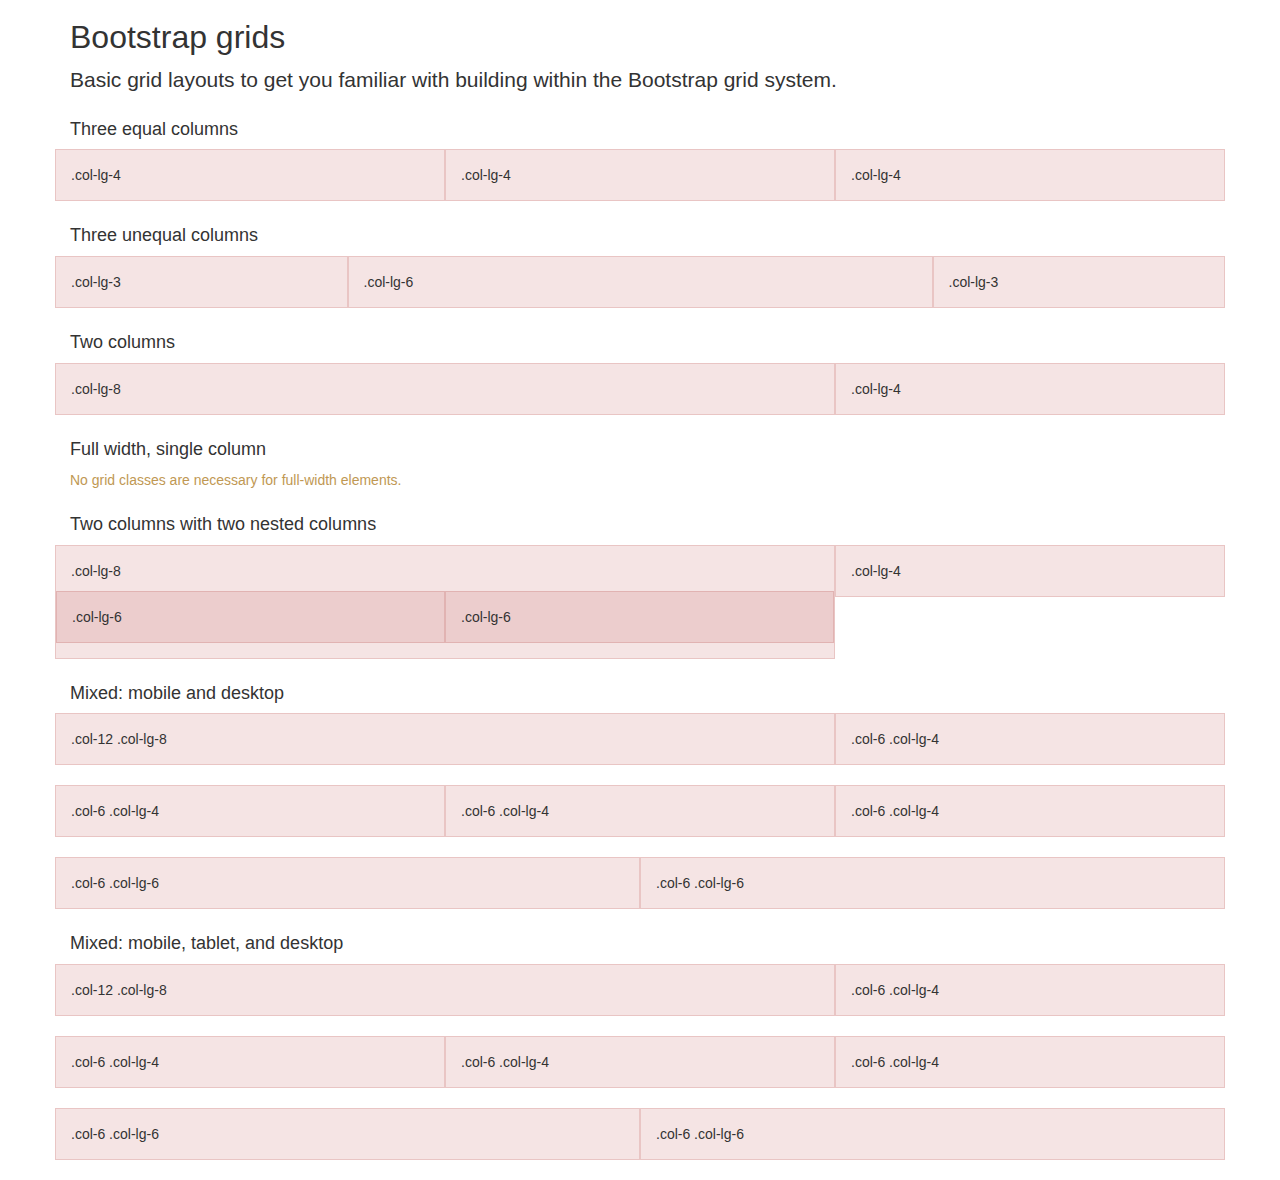
<file: public/bootstrap-examples-master/grid/index.html>
<!DOCTYPE html>
<html lang="en">
  <head>
    <meta charset="utf-8">
    <meta name="viewport" content="width=device-width, initial-scale=1.0">
    <meta name="description" content="">
    <meta name="author" content="">

    <title>Grid Template for Bootstrap</title>

    <!-- Bootstrap core CSS -->
    <link href="../bootstrap/css/bootstrap.css" rel="stylesheet">

    <!-- Custom styles for this template -->
    <link href="grid.css" rel="stylesheet">
  </head>

  <body>
    <div class="container">

      <h2>Bootstrap grids</h2>
      <p class="lead">Basic grid layouts to get you familiar with building within the Bootstrap grid system.</p>

      <h4>Three equal columns</h4>
      <div class="row">
        <div class="col-lg-4">.col-lg-4</div>
        <div class="col-lg-4">.col-lg-4</div>
        <div class="col-lg-4">.col-lg-4</div>
      </div>

      <h4>Three unequal columns</h4>
      <div class="row">
        <div class="col-lg-3">.col-lg-3</div>
        <div class="col-lg-6">.col-lg-6</div>
        <div class="col-lg-3">.col-lg-3</div>
      </div>

      <h4>Two columns</h4>
      <div class="row">
        <div class="col-lg-8">.col-lg-8</div>
        <div class="col-lg-4">.col-lg-4</div>
      </div>

      <h4>Full width, single column</h4>
      <p class="text-warning">No grid classes are necessary for full-width elements.</p>

      <h4>Two columns with two nested columns</h4>
      <div class="row">
        <div class="col-lg-8">
          .col-lg-8
          <div class="row">
            <div class="col-lg-6">.col-lg-6</div>
            <div class="col-lg-6">.col-lg-6</div>
          </div>
        </div>
        <div class="col-lg-4">.col-lg-4</div>
      </div>

      <h4>Mixed: mobile and desktop</h4>
      <div class="row">
        <div class="col-12 col-lg-8">.col-12 .col-lg-8</div>
        <div class="col-6 col-lg-4">.col-6 .col-lg-4</div>
      </div>
      <div class="row">
        <div class="col-6 col-lg-4">.col-6 .col-lg-4</div>
        <div class="col-6 col-lg-4">.col-6 .col-lg-4</div>
        <div class="col-6 col-lg-4">.col-6 .col-lg-4</div>
      </div>
      <div class="row">
        <div class="col-6 col-lg-6">.col-6 .col-lg-6</div>
        <div class="col-6 col-lg-6">.col-6 .col-lg-6</div>
      </div>

      <h4>Mixed: mobile, tablet, and desktop</h4>
      <div class="row">
        <div class="col-12 col-sm-8 col-lg-8">.col-12 .col-lg-8</div>
        <div class="col-6 col-sm-4 col-lg-4">.col-6 .col-lg-4</div>
      </div>
      <div class="row">
        <div class="col-6 col-sm-4 col-lg-4">.col-6 .col-lg-4</div>
        <div class="col-6 col-sm-4 col-lg-4">.col-6 .col-lg-4</div>
        <div class="col-6 col-sm-4 col-lg-4">.col-6 .col-lg-4</div>
      </div>
      <div class="row">
        <div class="col-6 col-sm-6 col-lg-6">.col-6 .col-lg-6</div>
        <div class="col-6 col-sm-6 col-lg-6">.col-6 .col-lg-6</div>
      </div>

    </div> <!-- /container -->

  </body>
</html>
</file>
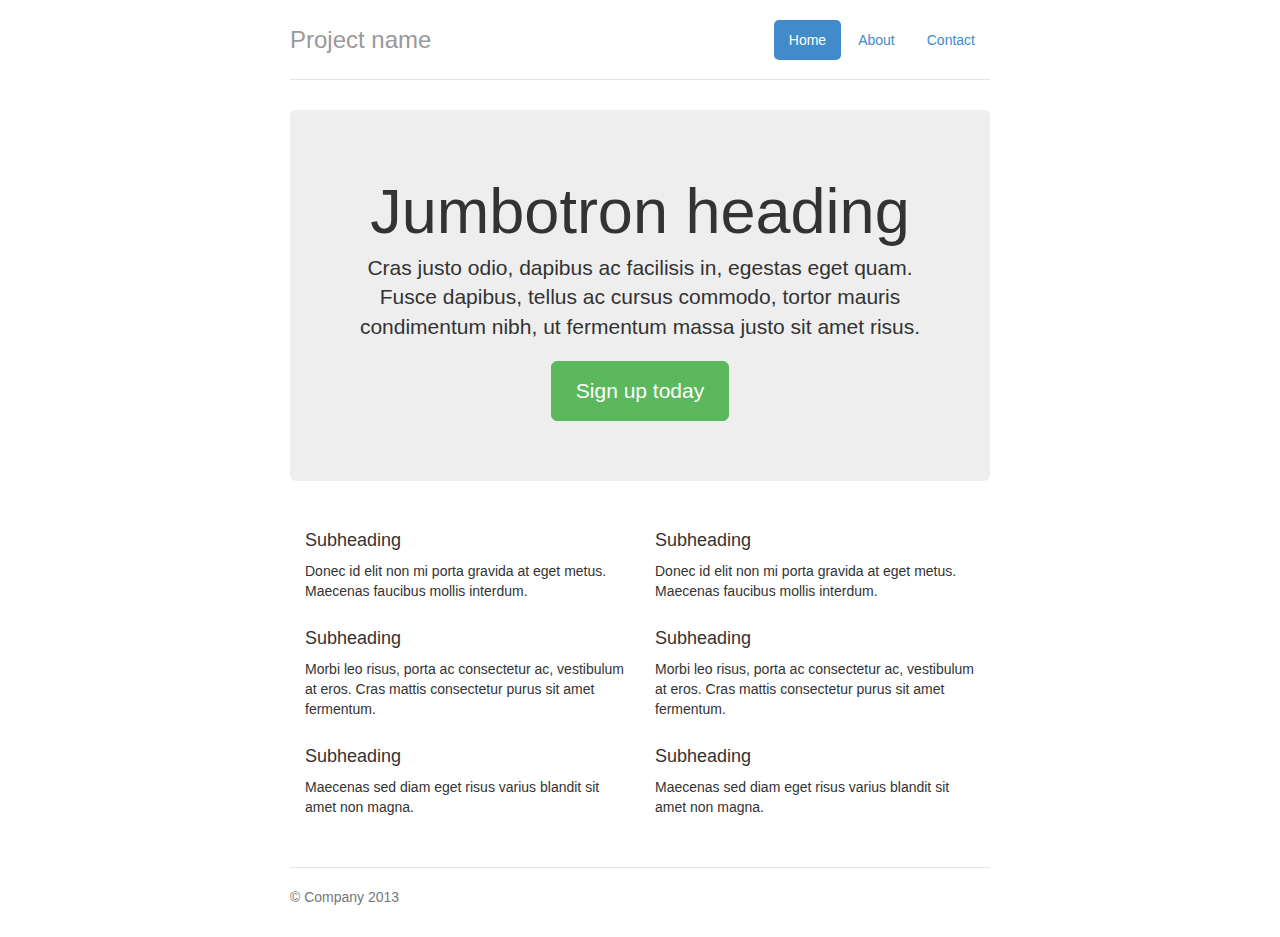
<file: public/bootstrap-examples-master/jumbotron-narrow/index.html>
<!DOCTYPE html>
<html lang="en">
  <head>
    <meta charset="utf-8">
    <meta name="viewport" content="width=device-width, initial-scale=1.0">
    <meta name="description" content="">
    <meta name="author" content="">

    <title>Narrow Jumbotron Template for Bootstrap</title>

    <!-- Bootstrap core CSS -->
    <link href="../bootstrap/css/bootstrap.css" rel="stylesheet">

    <!-- Custom styles for this template -->
    <link href="jumbotron-narrow.css" rel="stylesheet">
  </head>

  <body>

    <div class="container-narrow">
      <div class="header">
        <ul class="nav nav-pills pull-right">
          <li class="active"><a href="#">Home</a></li>
          <li><a href="#">About</a></li>
          <li><a href="#">Contact</a></li>
        </ul>
        <h3 class="text-muted">Project name</h3>
      </div>

      <div class="jumbotron">
        <h1>Jumbotron heading</h1>
        <p class="lead">Cras justo odio, dapibus ac facilisis in, egestas eget quam. Fusce dapibus, tellus ac cursus commodo, tortor mauris condimentum nibh, ut fermentum massa justo sit amet risus.</p>
        <p><a class="btn btn-large btn-success" href="#">Sign up today</a></p>
      </div>

      <div class="row marketing">
        <div class="col-lg-6">
          <h4>Subheading</h4>
          <p>Donec id elit non mi porta gravida at eget metus. Maecenas faucibus mollis interdum.</p>

          <h4>Subheading</h4>
          <p>Morbi leo risus, porta ac consectetur ac, vestibulum at eros. Cras mattis consectetur purus sit amet fermentum.</p>

          <h4>Subheading</h4>
          <p>Maecenas sed diam eget risus varius blandit sit amet non magna.</p>
        </div>

        <div class="col-lg-6">
          <h4>Subheading</h4>
          <p>Donec id elit non mi porta gravida at eget metus. Maecenas faucibus mollis interdum.</p>

          <h4>Subheading</h4>
          <p>Morbi leo risus, porta ac consectetur ac, vestibulum at eros. Cras mattis consectetur purus sit amet fermentum.</p>

          <h4>Subheading</h4>
          <p>Maecenas sed diam eget risus varius blandit sit amet non magna.</p>
        </div>
      </div>

      <div class="footer">
        <p>&copy; Company 2013</p>
      </div>

    </div> <!-- /container -->

  </body>
</html>
</file>
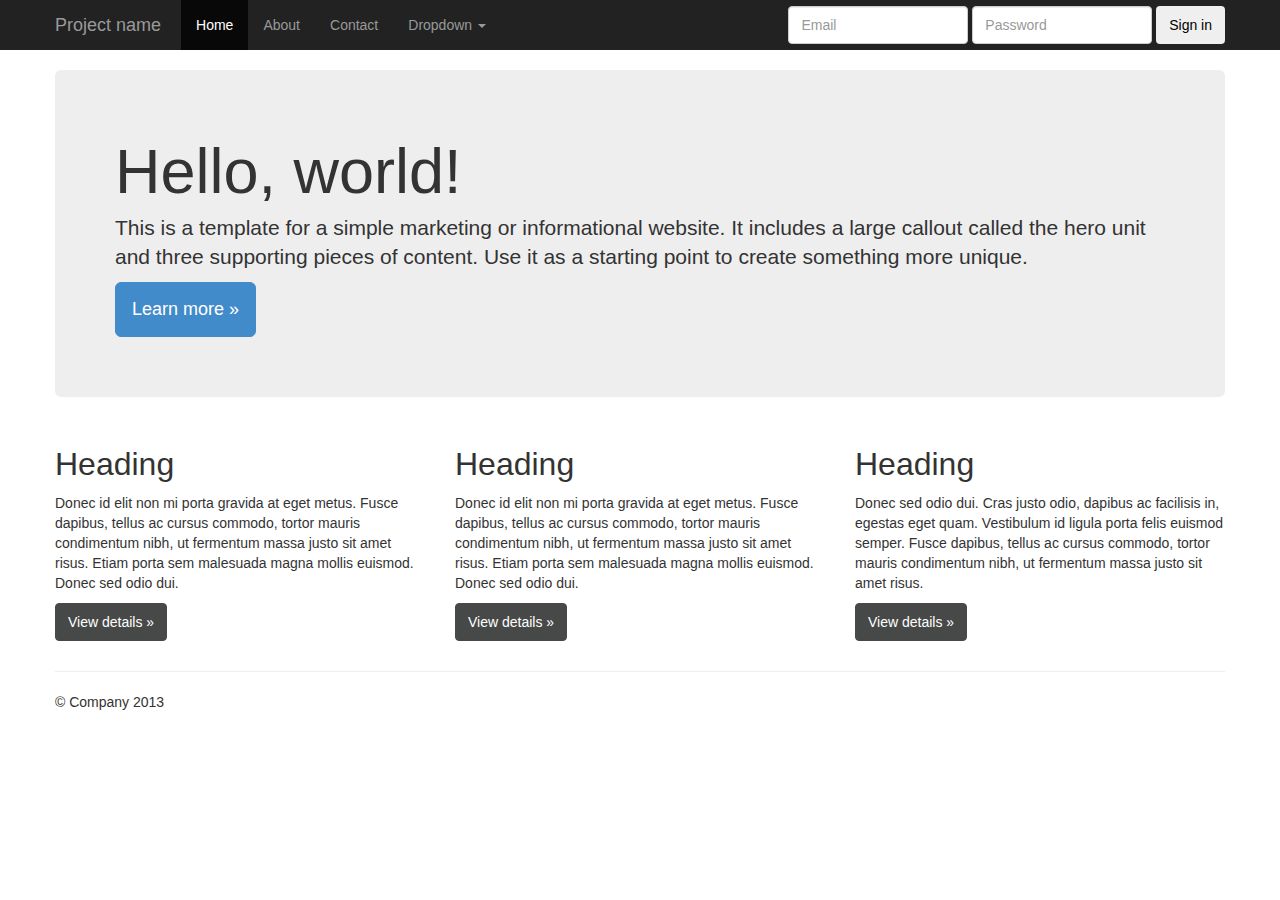
<file: public/bootstrap-examples-master/jumbotron/index.html>
<!DOCTYPE html>
<html lang="en">
  <head>
    <meta charset="utf-8">
    <meta name="viewport" content="width=device-width, initial-scale=1.0">
    <meta name="description" content="">
    <meta name="author" content="">

    <title>Jumbotron Template for Bootstrap</title>

    <!-- Bootstrap core CSS -->
    <link href="../bootstrap/css/bootstrap.css" rel="stylesheet">

    <!-- Custom styles for this template -->
    <link href="jumbotron.css" rel="stylesheet">
  </head>

  <body>

    <div class="navbar navbar-inverse navbar-fixed-top">
      <div class="container">
        <button type="button" class="navbar-toggle" data-toggle="collapse" data-target=".nav-collapse">
          <span class="icon-bar"></span>
          <span class="icon-bar"></span>
          <span class="icon-bar"></span>
        </button>
        <a class="navbar-brand" href="#">Project name</a>
        <div class="nav-collapse collapse">
          <ul class="nav navbar-nav">
            <li class="active"><a href="#">Home</a></li>
            <li><a href="#about">About</a></li>
            <li><a href="#contact">Contact</a></li>
            <li class="dropdown">
              <a href="#" class="dropdown-toggle" data-toggle="dropdown">Dropdown <b class="caret"></b></a>
              <ul class="dropdown-menu">
                <li><a href="#">Action</a></li>
                <li><a href="#">Another action</a></li>
                <li><a href="#">Something else here</a></li>
                <li class="divider"></li>
                <li class="dropdown-header">Nav header</li>
                <li><a href="#">Separated link</a></li>
                <li><a href="#">One more separated link</a></li>
              </ul>
            </li>
          </ul>
          <form class="navbar-form form-inline pull-right">
            <input type="text" placeholder="Email" class="form-control">
            <input type="password" placeholder="Password" class="form-control">
            <button type="submit" class="btn">Sign in</button>
          </form>
        </div><!--/.nav-collapse -->
      </div>
    </div>

    <div class="container">

      <!-- Main jumbotron for a primary marketing message or call to action -->
      <div class="jumbotron">
        <h1>Hello, world!</h1>
        <p>This is a template for a simple marketing or informational website. It includes a large callout called the hero unit and three supporting pieces of content. Use it as a starting point to create something more unique.</p>
        <p><a class="btn btn-primary btn-large">Learn more &raquo;</a></p>
      </div>

      <div class="body-content">

        <!-- Example row of columns -->
        <div class="row">
          <div class="col-lg-4">
            <h2>Heading</h2>
            <p>Donec id elit non mi porta gravida at eget metus. Fusce dapibus, tellus ac cursus commodo, tortor mauris condimentum nibh, ut fermentum massa justo sit amet risus. Etiam porta sem malesuada magna mollis euismod. Donec sed odio dui. </p>
            <p><a class="btn btn-default" href="#">View details &raquo;</a></p>
          </div>
          <div class="col-lg-4">
            <h2>Heading</h2>
            <p>Donec id elit non mi porta gravida at eget metus. Fusce dapibus, tellus ac cursus commodo, tortor mauris condimentum nibh, ut fermentum massa justo sit amet risus. Etiam porta sem malesuada magna mollis euismod. Donec sed odio dui. </p>
            <p><a class="btn btn-default" href="#">View details &raquo;</a></p>
         </div>
          <div class="col-lg-4">
            <h2>Heading</h2>
            <p>Donec sed odio dui. Cras justo odio, dapibus ac facilisis in, egestas eget quam. Vestibulum id ligula porta felis euismod semper. Fusce dapibus, tellus ac cursus commodo, tortor mauris condimentum nibh, ut fermentum massa justo sit amet risus.</p>
            <p><a class="btn btn-default" href="#">View details &raquo;</a></p>
          </div>
        </div>

        <hr>

        <footer>
          <p>&copy; Company 2013</p>
        </footer>
      </div>

    </div> <!-- /container -->

    <script src="../assets/js/jquery.js"></script>
    <script src="../bootstrap/js/bootstrap.min.js"></script>
  </body>
</html>
</file>
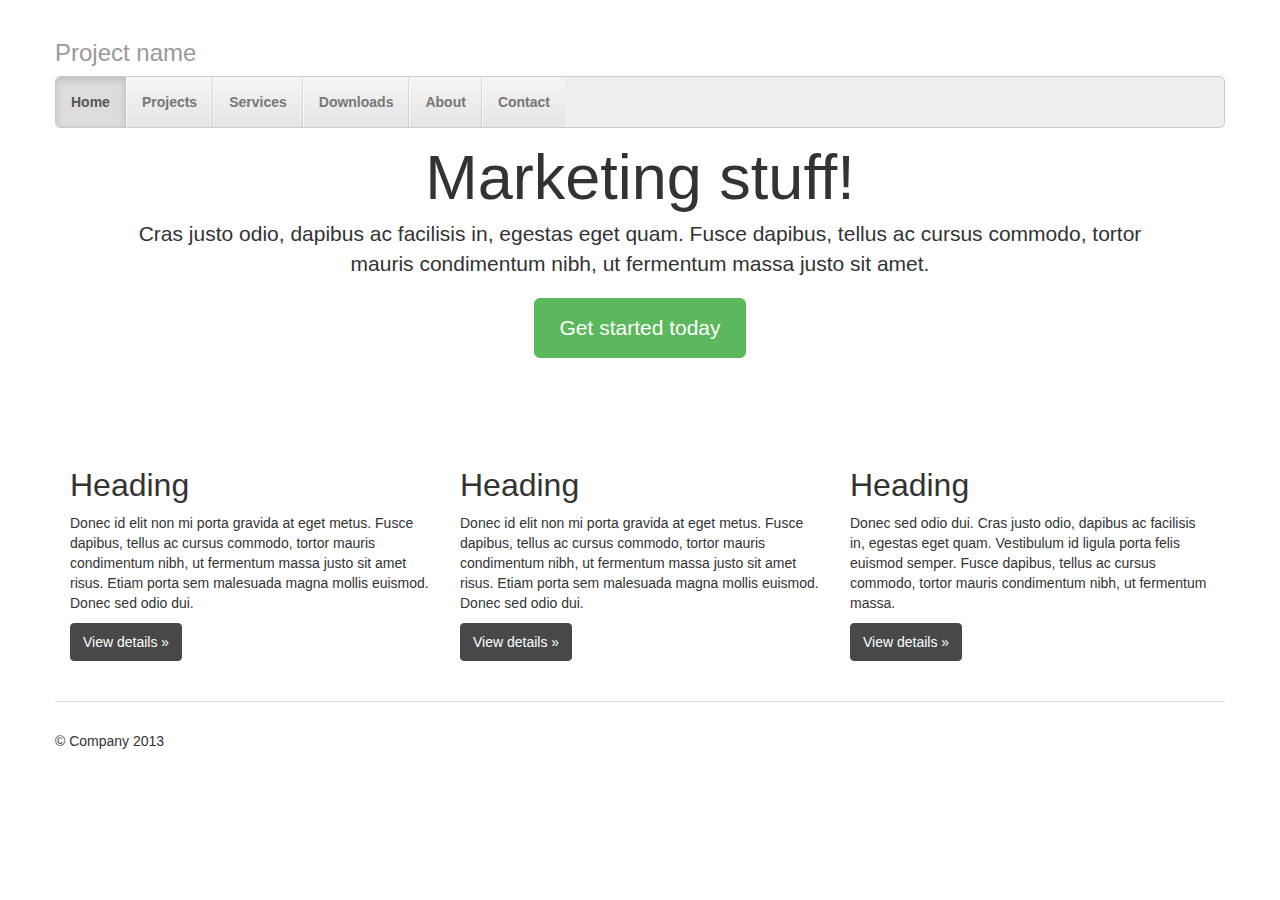
<file: public/bootstrap-examples-master/justified-nav/index.html>
<!DOCTYPE html>
<html lang="en">
  <head>
    <meta charset="utf-8">
    <meta name="viewport" content="width=device-width, initial-scale=1.0">
    <meta name="description" content="">
    <meta name="author" content="">

    <title>Justified Nav Template for Bootstrap</title>

    <!-- Bootstrap core CSS -->
    <link href="../bootstrap/css/bootstrap.css" rel="stylesheet">

    <!-- Custom styles for this template -->
    <link href="justified-nav.css" rel="stylesheet">
  </head>

  <body>

    <div class="container">

      <div class="masthead">
        <h3 class="text-muted">Project name</h3>
        <ul class="nav navbar-nav nav-justified">
          <li class="active"><a href="#">Home</a></li>
          <li><a href="#">Projects</a></li>
          <li><a href="#">Services</a></li>
          <li><a href="#">Downloads</a></li>
          <li><a href="#">About</a></li>
          <li><a href="#">Contact</a></li>
        </ul>
      </div>

      <!-- Jumbotron -->
      <div class="jumbotron">
        <h1>Marketing stuff!</h1>
        <p class="lead">Cras justo odio, dapibus ac facilisis in, egestas eget quam. Fusce dapibus, tellus ac cursus commodo, tortor mauris condimentum nibh, ut fermentum massa justo sit amet.</p>
        <p><a class="btn btn-large btn-success" href="#">Get started today</a></p>
      </div>


      <div class="body-content">

        <!-- Example row of columns -->
        <div class="row">
          <div class="col-lg-4">
            <h2>Heading</h2>
            <p>Donec id elit non mi porta gravida at eget metus. Fusce dapibus, tellus ac cursus commodo, tortor mauris condimentum nibh, ut fermentum massa justo sit amet risus. Etiam porta sem malesuada magna mollis euismod. Donec sed odio dui. </p>
            <p><a class="btn btn-default" href="#">View details &raquo;</a></p>
          </div>
          <div class="col-lg-4">
            <h2>Heading</h2>
            <p>Donec id elit non mi porta gravida at eget metus. Fusce dapibus, tellus ac cursus commodo, tortor mauris condimentum nibh, ut fermentum massa justo sit amet risus. Etiam porta sem malesuada magna mollis euismod. Donec sed odio dui. </p>
            <p><a class="btn btn-default" href="#">View details &raquo;</a></p>
         </div>
          <div class="col-lg-4">
            <h2>Heading</h2>
            <p>Donec sed odio dui. Cras justo odio, dapibus ac facilisis in, egestas eget quam. Vestibulum id ligula porta felis euismod semper. Fusce dapibus, tellus ac cursus commodo, tortor mauris condimentum nibh, ut fermentum massa.</p>
            <p><a class="btn btn-default" href="#">View details &raquo;</a></p>
          </div>
        </div>

      </div><!-- /.body-content -->

      <!-- Site footer -->
      <div class="footer">
        <p>&copy; Company 2013</p>
      </div>

    </div> <!-- /container -->

  </body>
</html>
</file>
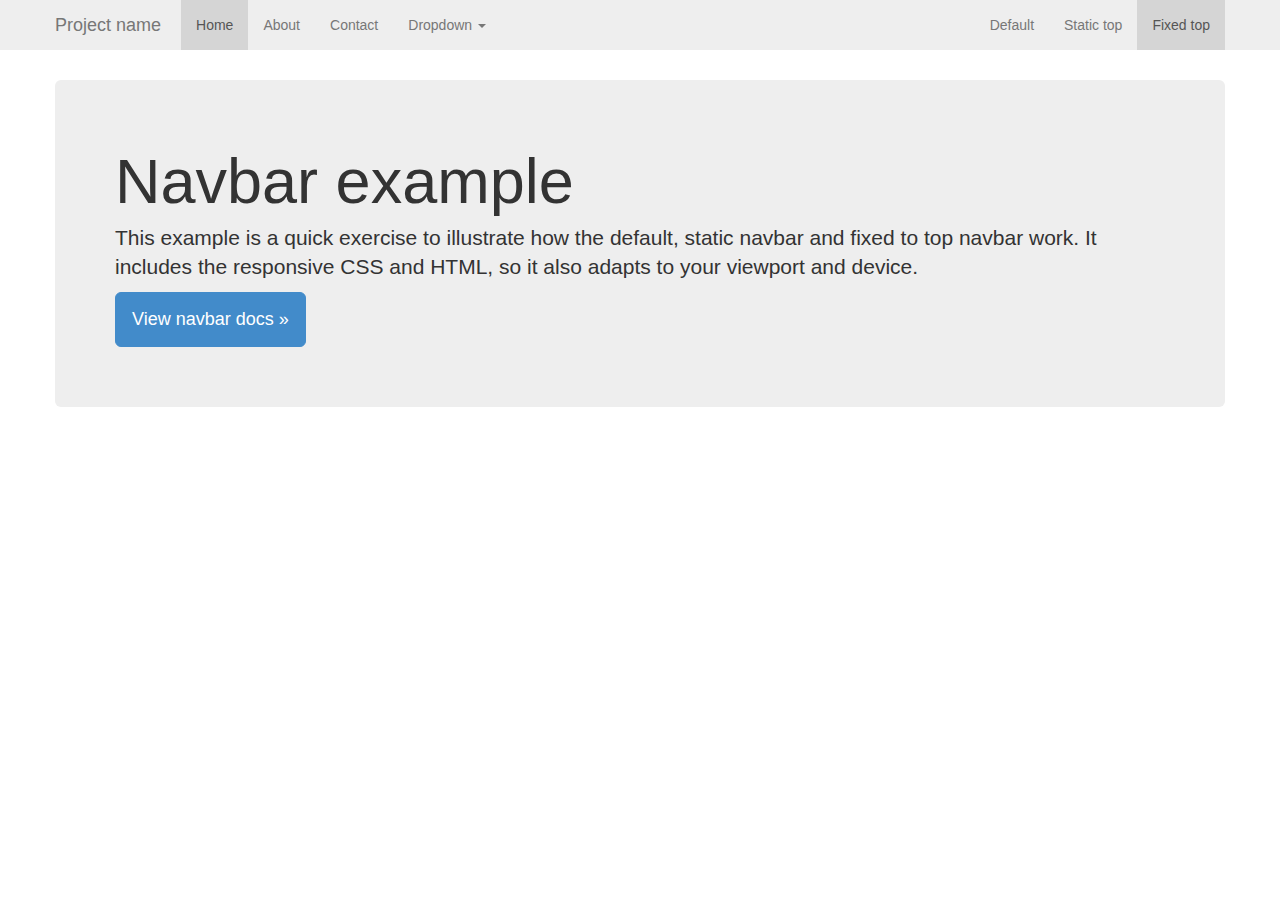
<file: public/bootstrap-examples-master/navbar-fixed-top/index.html>
<!DOCTYPE html>
<html lang="en">
  <head>
    <meta charset="utf-8">
    <meta name="viewport" content="width=device-width, initial-scale=1.0">
    <meta name="description" content="">
    <meta name="author" content="">

    <title>Fixed Top Navbar Example for Bootstrap</title>

    <!-- Bootstrap core CSS -->
    <link href="../bootstrap/css/bootstrap.css" rel="stylesheet">

    <!-- Custom styles for this template -->
    <link href="navbar-fixed-top.css" rel="stylesheet">
  </head>

  <body>

    <!-- Fixed navbar -->
    <div class="navbar navbar-fixed-top">
      <div class="container">
        <button type="button" class="navbar-toggle" data-toggle="collapse" data-target=".nav-collapse">
          <span class="icon-bar"></span>
          <span class="icon-bar"></span>
          <span class="icon-bar"></span>
        </button>
        <a class="navbar-brand" href="#">Project name</a>
        <div class="nav-collapse collapse">
          <ul class="nav navbar-nav">
            <li class="active"><a href="#">Home</a></li>
            <li><a href="#about">About</a></li>
            <li><a href="#contact">Contact</a></li>
            <li class="dropdown">
              <a href="#" class="dropdown-toggle" data-toggle="dropdown">Dropdown <b class="caret"></b></a>
              <ul class="dropdown-menu">
                <li><a href="#">Action</a></li>
                <li><a href="#">Another action</a></li>
                <li><a href="#">Something else here</a></li>
                <li class="divider"></li>
                <li class="nav-header">Nav header</li>
                <li><a href="#">Separated link</a></li>
                <li><a href="#">One more separated link</a></li>
              </ul>
            </li>
          </ul>
          <ul class="nav navbar-nav pull-right">
            <li><a href="/navbar/">Default</a></li>
            <li><a href="/navbar-static-top/">Static top</a></li>
            <li class="active"><a href="/navbar-fixed-top/">Fixed top</a></li>
          </ul>
        </div><!--/.nav-collapse -->
      </div>
    </div>

    <div class="container">

      <!-- Main component for a primary marketing message or call to action -->
      <div class="jumbotron">
        <h1>Navbar example</h1>
        <p>This example is a quick exercise to illustrate how the default, static navbar and fixed to top navbar work. It includes the responsive CSS and HTML, so it also adapts to your viewport and device.</p>
        <p>
          <a class="btn btn-large btn-primary" href="http://getbootstrap.com/components/#navbar">View navbar docs &raquo;</a>
        </p>
      </div>

    </div> <!-- /container -->

  </body>
</html>
</file>
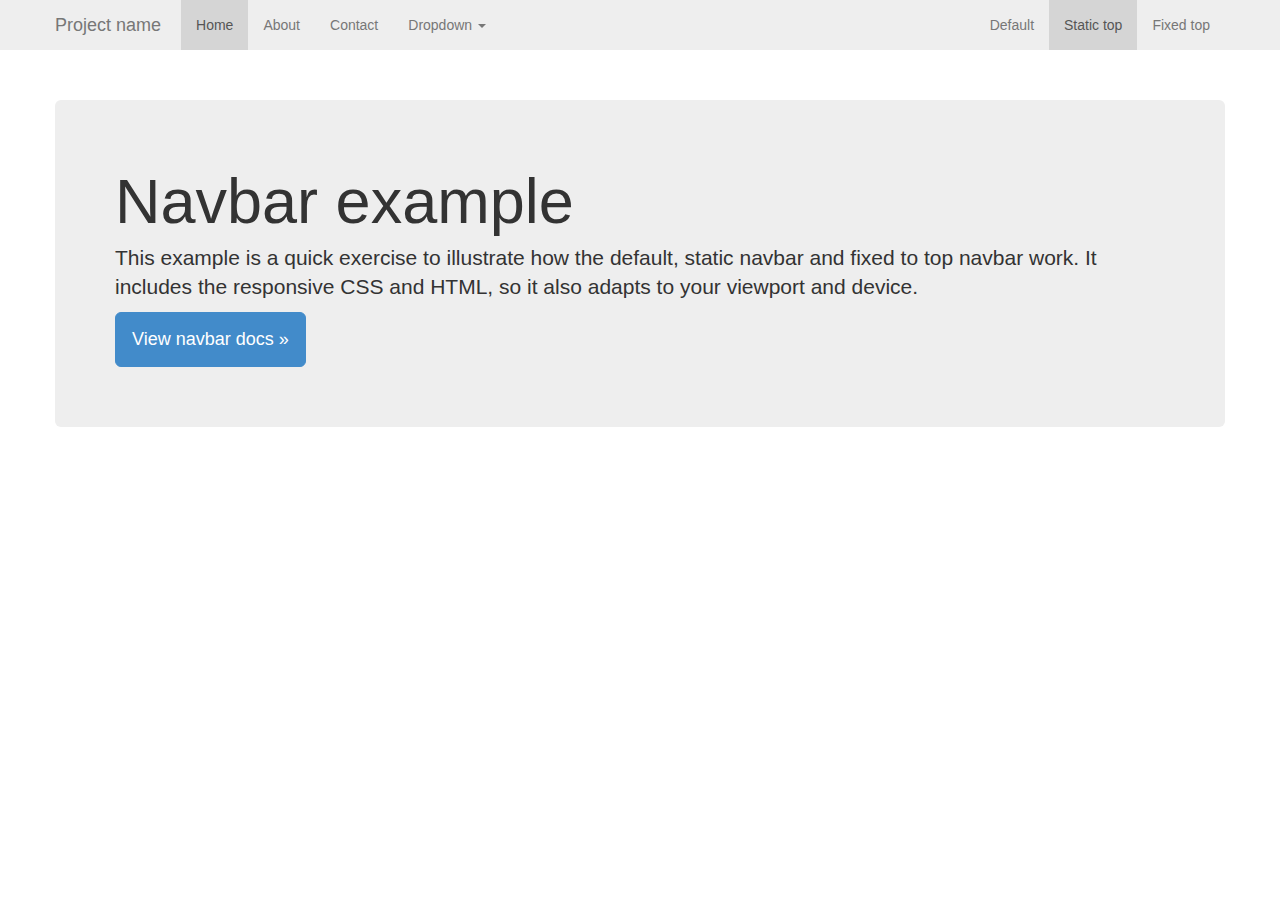
<file: public/bootstrap-examples-master/navbar-static-top/index.html>
<!DOCTYPE html>
<html lang="en">
  <head>
    <meta charset="utf-8">
    <meta name="viewport" content="width=device-width, initial-scale=1.0">
    <meta name="description" content="">
    <meta name="author" content="">

    <title>Static Top Navbar Example for Bootstrap</title>

    <!-- Bootstrap core CSS -->
    <link href="../bootstrap/css/bootstrap.css" rel="stylesheet">

    <!-- Custom styles for this template -->
    <link href="navbar-static-top.css" rel="stylesheet">
  </head>

  <body>

    <!-- Static navbar -->
    <div class="navbar navbar-static-top">
      <div class="container">
        <button type="button" class="navbar-toggle" data-toggle="collapse" data-target=".nav-collapse">
          <span class="icon-bar"></span>
          <span class="icon-bar"></span>
          <span class="icon-bar"></span>
        </button>
        <a class="navbar-brand" href="#">Project name</a>
        <div class="nav-collapse collapse">
          <ul class="nav navbar-nav">
            <li class="active"><a href="#">Home</a></li>
            <li><a href="#about">About</a></li>
            <li><a href="#contact">Contact</a></li>
            <li class="dropdown">
              <a href="#" class="dropdown-toggle" data-toggle="dropdown">Dropdown <b class="caret"></b></a>
              <ul class="dropdown-menu">
                <li><a href="#">Action</a></li>
                <li><a href="#">Another action</a></li>
                <li><a href="#">Something else here</a></li>
                <li class="divider"></li>
                <li class="nav-header">Nav header</li>
                <li><a href="#">Separated link</a></li>
                <li><a href="#">One more separated link</a></li>
              </ul>
            </li>
          </ul>
          <ul class="nav navbar-nav pull-right">
            <li><a href="/navbar/">Default</a></li>
            <li class="active"><a href="/navbar-static-top/">Static top</a></li>
            <li><a href="/navbar-fixed-top/">Fixed top</a></li>
          </ul>
        </div><!--/.nav-collapse -->
      </div>
    </div>


    <div class="container">

      <!-- Main component for a primary marketing message or call to action -->
      <div class="jumbotron">
        <h1>Navbar example</h1>
        <p>This example is a quick exercise to illustrate how the default, static navbar and fixed to top navbar work. It includes the responsive CSS and HTML, so it also adapts to your viewport and device.</p>
        <p>
          <a class="btn btn-large btn-primary" href="http://getbootstrap.com/components/#navbar">View navbar docs &raquo;</a>
        </p>
      </div>

    </div> <!-- /container -->

    <!-- Bootstrap core JavaScript
    ================================================== -->
    <!-- Placed at the end of the document so the pages load faster -->
    <script src="../assets/js/jquery.js"></script>
    <script src="../bootstrap/js/bootstrap.min.js"></script>
  </body>
</html>
</file>
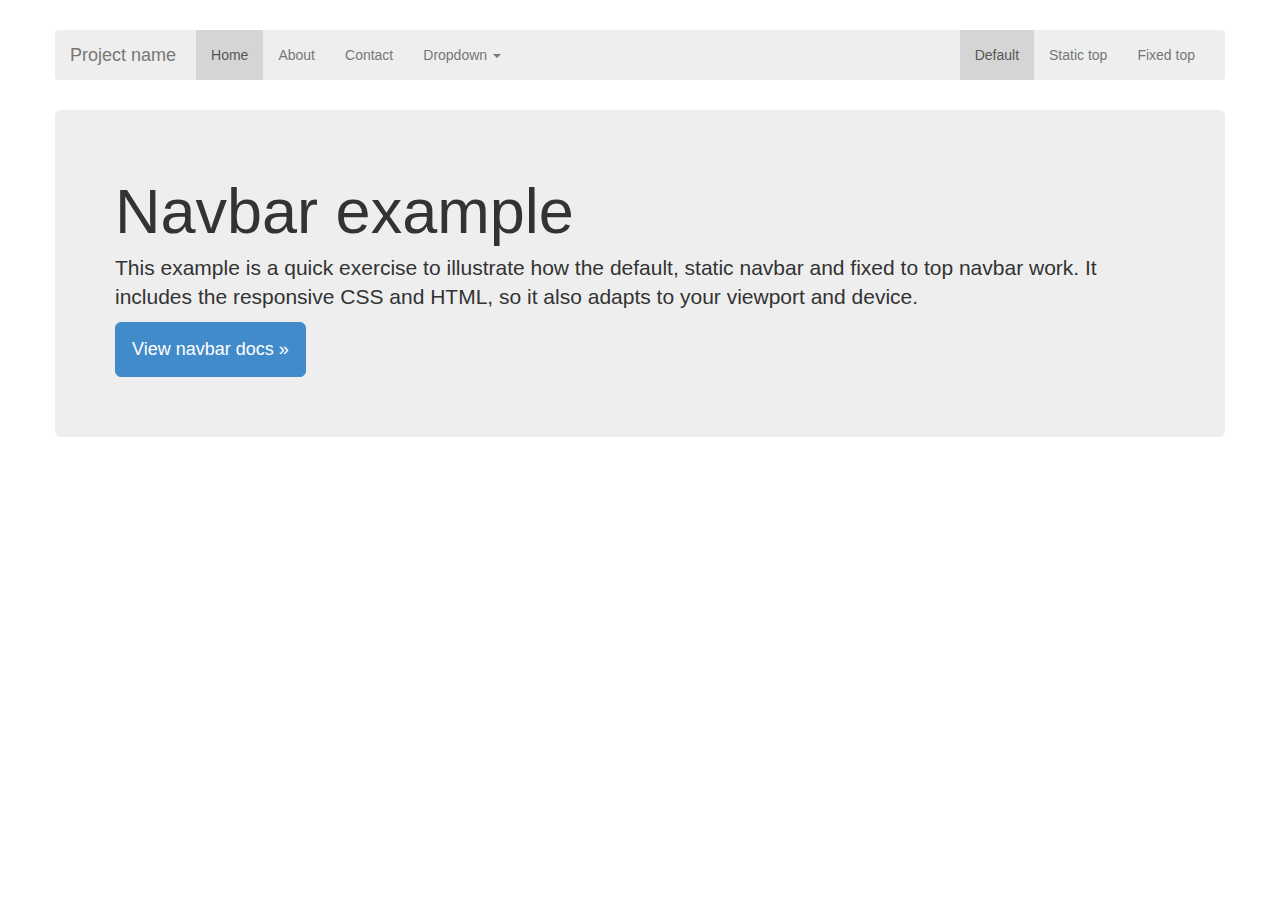
<file: public/bootstrap-examples-master/navbar/index.html>
<!DOCTYPE html>
<html lang="en">
  <head>
    <meta charset="utf-8">
    <meta name="viewport" content="width=device-width, initial-scale=1.0">
    <meta name="description" content="">
    <meta name="author" content="">

    <title>Navbar Template for Bootstrap</title>

    <!-- Bootstrap core CSS -->
    <link href="../bootstrap/css/bootstrap.css" rel="stylesheet">

    <!-- Custom styles for this template -->
    <link href="navbar.css" rel="stylesheet">
  </head>

  <body>

    <div class="container">

      <!-- Static navbar -->
      <div class="navbar">
        <div class="container">
          <button type="button" class="navbar-toggle" data-toggle="collapse" data-target=".nav-collapse">
            <span class="icon-bar"></span>
            <span class="icon-bar"></span>
            <span class="icon-bar"></span>
          </button>
          <a class="navbar-brand" href="#">Project name</a>
          <div class="nav-collapse collapse">
            <ul class="nav navbar-nav">
              <li class="active"><a href="#">Home</a></li>
              <li><a href="#about">About</a></li>
              <li><a href="#contact">Contact</a></li>
              <li class="dropdown">
                <a href="#" class="dropdown-toggle" data-toggle="dropdown">Dropdown <b class="caret"></b></a>
                <ul class="dropdown-menu">
                  <li><a href="#">Action</a></li>
                  <li><a href="#">Another action</a></li>
                  <li><a href="#">Something else here</a></li>
                  <li class="divider"></li>
                  <li class="nav-header">Nav header</li>
                  <li><a href="#">Separated link</a></li>
                  <li><a href="#">One more separated link</a></li>
                </ul>
              </li>
            </ul>
            <ul class="nav navbar-nav pull-right">
              <li class="active"><a href="/navbar/">Default</a></li>
              <li><a href="/navbar-static-top/">Static top</a></li>
              <li><a href="/navbar-fixed-top/">Fixed top</a></li>
            </ul>
          </div><!--/.nav-collapse -->
        </div>
      </div>

      <!-- Main component for a primary marketing message or call to action -->
      <div class="jumbotron">
        <h1>Navbar example</h1>
        <p>This example is a quick exercise to illustrate how the default, static navbar and fixed to top navbar work. It includes the responsive CSS and HTML, so it also adapts to your viewport and device.</p>
        <p>
          <a class="btn btn-large btn-primary" href="http://getbootstrap.com/components/#navbar">View navbar docs &raquo;</a>
        </p>
      </div>

    </div> <!-- /container -->

  </body>
</html>
</file>
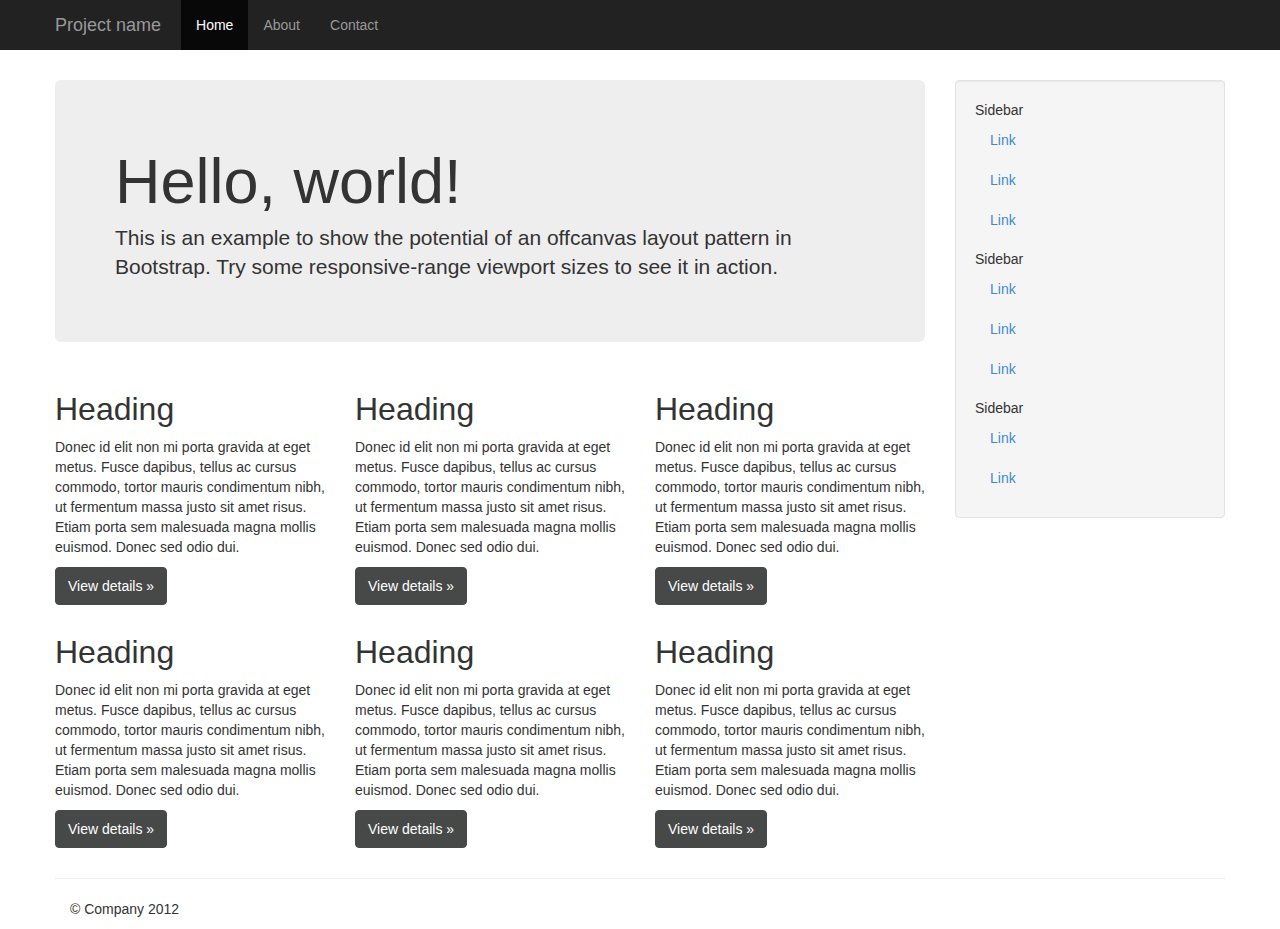
<file: public/bootstrap-examples-master/offcanvas/index.html>
<!DOCTYPE html>
<html lang="en">
  <head>
    <meta charset="utf-8">
    <meta name="viewport" content="width=device-width, initial-scale=1.0">
    <meta name="description" content="">
    <meta name="author" content="">

    <title>Off Canvas Template for Bootstrap</title>

    <!-- Bootstrap core CSS -->
    <link href="../bootstrap/css/bootstrap.css" rel="stylesheet">

    <!-- Custom styles for this template -->
    <link href="offcanvas.css" rel="stylesheet">
  </head>

  <body>

    <div class="navbar navbar-inverse navbar-fixed-top">
      <div class="container">
        <button type="button" class="navbar-toggle" data-toggle="collapse" data-target=".nav-collapse">
          <span class="icon-bar"></span>
          <span class="icon-bar"></span>
          <span class="icon-bar"></span>
        </button>
        <a class="navbar-brand" href="#">Project name</a>
        <div class="nav-collapse collapse">
          <ul class="nav navbar-nav">
            <li class="active"><a href="#">Home</a></li>
            <li><a href="#about">About</a></li>
            <li><a href="#contact">Contact</a></li>
          </ul>
        </div><!--/.nav-collapse -->
      </div>
    </div>

    <div class="container">

      <div class="row row-offcanvas row-offcanvas-right">
        <div class="col-lg-9">
          <p class="pull-right hidden-lg">
            <button type="button" class="btn btn-primary btn-offcanvas" data-toggle="offcanvas"><i class="glyphicon glyphicon-resize-horizontal"></i></button>
          </p>
          <div class="jumbotron">
            <h1>Hello, world!</h1>
            <p>This is an example to show the potential of an offcanvas layout pattern in Bootstrap. Try some responsive-range viewport sizes to see it in action.</p>
          </div>
          <div class="row">
            <div class="col-sm-6 col-lg-4">
              <h2>Heading</h2>
              <p>Donec id elit non mi porta gravida at eget metus. Fusce dapibus, tellus ac cursus commodo, tortor mauris condimentum nibh, ut fermentum massa justo sit amet risus. Etiam porta sem malesuada magna mollis euismod. Donec sed odio dui. </p>
              <p><a class="btn btn-default" href="#">View details &raquo;</a></p>
            </div><!--/span-->
            <div class="col-sm-6 col-lg-4">
              <h2>Heading</h2>
              <p>Donec id elit non mi porta gravida at eget metus. Fusce dapibus, tellus ac cursus commodo, tortor mauris condimentum nibh, ut fermentum massa justo sit amet risus. Etiam porta sem malesuada magna mollis euismod. Donec sed odio dui. </p>
              <p><a class="btn btn-default" href="#">View details &raquo;</a></p>
            </div><!--/span-->
            <div class="col-sm-6 col-lg-4">
              <h2>Heading</h2>
              <p>Donec id elit non mi porta gravida at eget metus. Fusce dapibus, tellus ac cursus commodo, tortor mauris condimentum nibh, ut fermentum massa justo sit amet risus. Etiam porta sem malesuada magna mollis euismod. Donec sed odio dui. </p>
              <p><a class="btn btn-default" href="#">View details &raquo;</a></p>
            </div><!--/span-->
            <div class="col-sm-6 col-lg-4">
              <h2>Heading</h2>
              <p>Donec id elit non mi porta gravida at eget metus. Fusce dapibus, tellus ac cursus commodo, tortor mauris condimentum nibh, ut fermentum massa justo sit amet risus. Etiam porta sem malesuada magna mollis euismod. Donec sed odio dui. </p>
              <p><a class="btn btn-default" href="#">View details &raquo;</a></p>
            </div><!--/span-->
            <div class="col-sm-6 col-lg-4">
              <h2>Heading</h2>
              <p>Donec id elit non mi porta gravida at eget metus. Fusce dapibus, tellus ac cursus commodo, tortor mauris condimentum nibh, ut fermentum massa justo sit amet risus. Etiam porta sem malesuada magna mollis euismod. Donec sed odio dui. </p>
              <p><a class="btn btn-default" href="#">View details &raquo;</a></p>
            </div><!--/span-->
            <div class="col-sm-6 col-lg-4">
              <h2>Heading</h2>
              <p>Donec id elit non mi porta gravida at eget metus. Fusce dapibus, tellus ac cursus commodo, tortor mauris condimentum nibh, ut fermentum massa justo sit amet risus. Etiam porta sem malesuada magna mollis euismod. Donec sed odio dui. </p>
              <p><a class="btn btn-default" href="#">View details &raquo;</a></p>
            </div><!--/span-->
          </div><!--/row-->
        </div><!--/span-->
        <nav class="col-lg-3 sidebar-offcanvas" id="sidebar" role="navigation">
          <div class="well sidebar-nav">
            <ul class="nav nav-list">
              <li class="nav-header">Sidebar</li>
              <li class="active"><a href="#">Link</a></li>
              <li><a href="#">Link</a></li>
              <li><a href="#">Link</a></li>
              <li class="nav-header">Sidebar</li>
              <li><a href="#">Link</a></li>
              <li><a href="#">Link</a></li>
              <li><a href="#">Link</a></li>
              <li class="nav-header">Sidebar</li>
              <li><a href="#">Link</a></li>
              <li><a href="#">Link</a></li>
            </ul>
          </div><!--/.well -->
        </nav><!--/span-->
      </div><!--/row-->

      <hr>

      <footer>
        <p>&copy; Company 2012</p>
      </footer>

    </div><!--/.container-->


    <!-- jQuery and plugin -->
    <script src="../assets/js/jquery.js"></script>
    <script src="offcanvas.js"></script>
  </body>
</html>
</file>
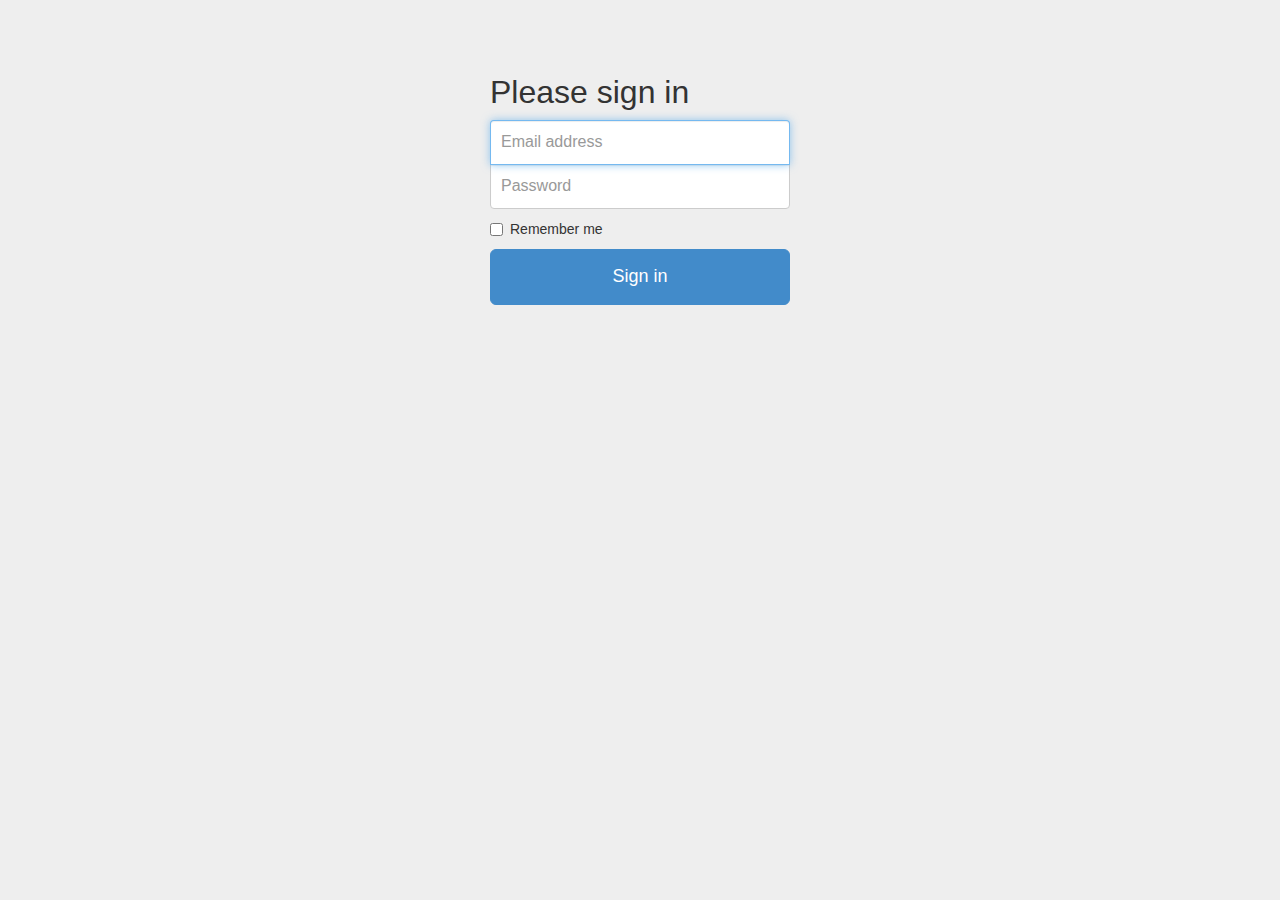
<file: public/bootstrap-examples-master/signin/index.html>
<!DOCTYPE html>
<html lang="en">
  <head>
    <meta charset="utf-8">
    <meta name="viewport" content="width=device-width, initial-scale=1.0">
    <meta name="description" content="">
    <meta name="author" content="">

    <title>Signin Template for Bootstrap</title>

    <!-- Bootstrap core CSS -->
    <link href="../bootstrap/css/bootstrap.css" rel="stylesheet">

    <!-- Custom styles for this template -->
    <link href="signin.css" rel="stylesheet">
  </head>

  <body>

    <div class="container">

      <form class="form-signin">
        <h2 class="form-signin-heading">Please sign in</h2>
        <input type="text" class="form-control" placeholder="Email address" autofocus>
        <input type="password" class="form-control" placeholder="Password">
        <label class="checkbox">
          <input type="checkbox" value="remember-me"> Remember me
        </label>
        <button class="btn btn-large btn-primary btn-block" type="submit">Sign in</button>
      </form>

    </div> <!-- /container -->

  </body>
</html>
</file>
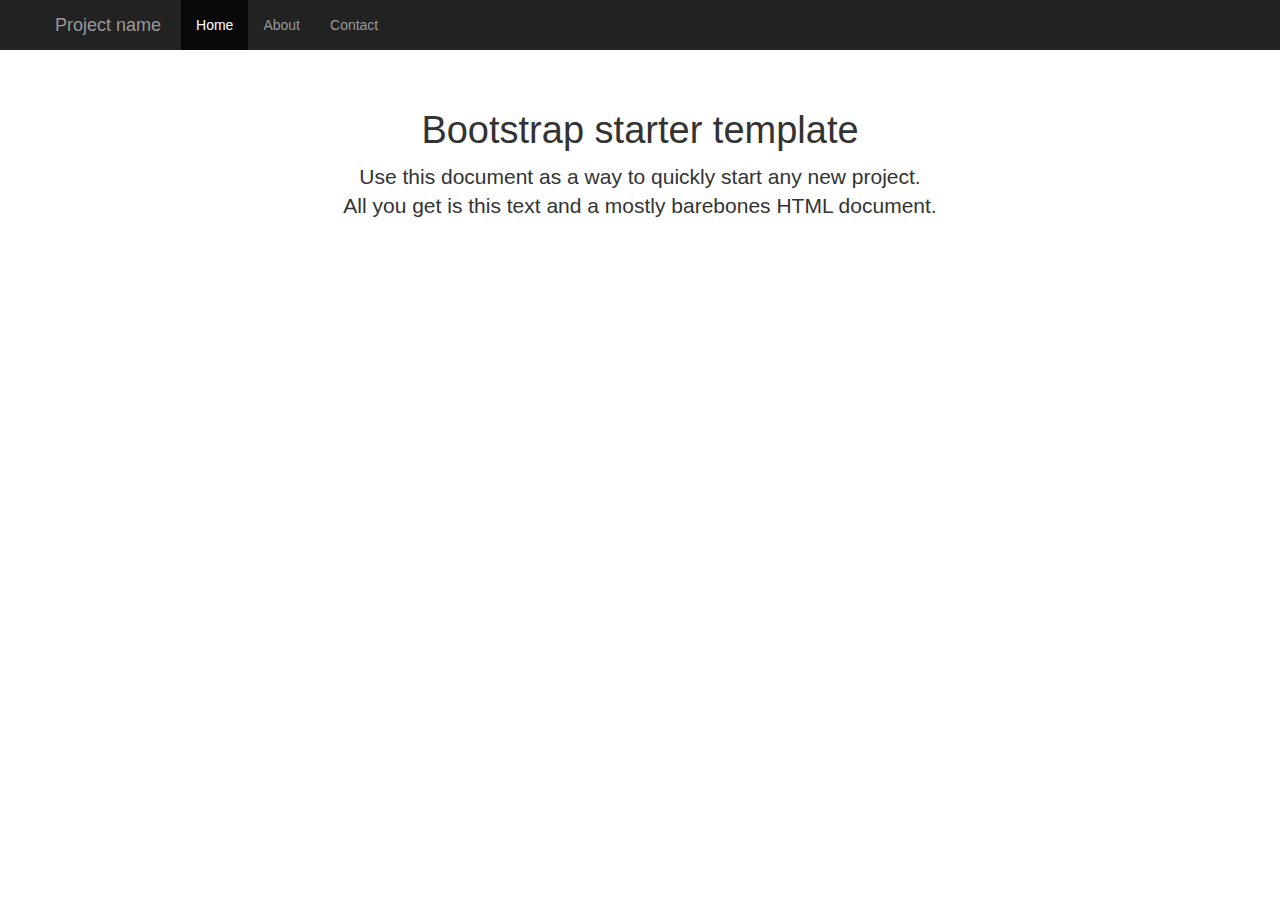
<file: public/bootstrap-examples-master/starter-template/index.html>
<!DOCTYPE html>
<html lang="en">
  <head>
    <meta charset="utf-8">
    <meta name="viewport" content="width=device-width, initial-scale=1.0">
    <meta name="description" content="">
    <meta name="author" content="">

    <title>Starter Template for Bootstrap</title>

    <!-- Bootstrap core CSS -->
    <link href="../bootstrap/css/bootstrap.css" rel="stylesheet">

    <!-- Custom styles for this template -->
    <link href="starter-template.css" rel="stylesheet">
  </head>

  <body>

    <div class="navbar navbar-inverse navbar-fixed-top">
      <div class="container">
        <button type="button" class="navbar-toggle" data-toggle="collapse" data-target=".nav-collapse">
          <span class="icon-bar"></span>
          <span class="icon-bar"></span>
          <span class="icon-bar"></span>
        </button>
        <a class="navbar-brand" href="#">Project name</a>
        <div class="nav-collapse collapse">
          <ul class="nav navbar-nav">
            <li class="active"><a href="#">Home</a></li>
            <li><a href="#about">About</a></li>
            <li><a href="#contact">Contact</a></li>
          </ul>
        </div><!--/.nav-collapse -->
      </div>
    </div>

    <div class="container">

      <div class="starter-template">
        <h1>Bootstrap starter template</h1>
        <p class="lead">Use this document as a way to quickly start any new project.<br> All you get is this text and a mostly barebones HTML document.</p>
      </div>

    </div><!-- /.container -->

    <script src="../assets/js/jquery.js"></script>
    <script src="../bootstrap/js/bootstrap.min.js"></script>
  </body>
</html>
</file>
<file: docs/docco.css>
/*--------------------- Layout and Typography ----------------------------*/
body {
  font-family: 'Palatino Linotype', 'Book Antiqua', Palatino, FreeSerif, serif;
  font-size: 15px;
  line-height: 22px;
  color: #252519;
  margin: 0; padding: 0;
}
a {
  color: #261a3b;
}
  a:visited {
    color: #261a3b;
  }
p {
  margin: 0 0 15px 0;
}
h1, h2, h3, h4, h5, h6 {
  margin: 0px 0 15px 0;
}
  h1 {
    margin-top: 40px;
  }
#container {
  position: relative;
}
#background {
  position: fixed;
  top: 0; left: 525px; right: 0; bottom: 0;
  background: #f5f5ff;
  border-left: 1px solid #e5e5ee;
  z-index: -1;
}
#projectname {
  top: 2px;
  font-style: italic;
  -webkit-box-shadow: 0 0 25px #777;
  -moz-box-shadow: 0 0 25px #777;
  padding: 5px 10px;
  left: 0;
  position: fixed;
  font-size: 18px;
  left: 50px;
  background-color: white;      
}
  #projectname a {
    text-decoration: none;
  }
    #projectname a:hover {
      text-decoration: underline;
    }
#generated {
  margin: 10px;
  font-size: 80%;
  float: right;
}
.gravatar img {
  width: 30px;
  margin-right: 5px;
  vertical-align:middle;
}
#content {
  padding: 10px 25px 1px 50px;
}
  #content pre {
    margin: 1em 0;
    font-size: 12px;
    background-color: #EEE;
    border: 1px solid #DDD;
    padding: 5px;
    color: #444;
    overflow: auto;
    -webkit-box-shadow: rgba(0,0,0,0.07) 0 1px 2px inset;
    -webkit-border-radius: 3px;
    -moz-border-radius: 3px;
    border-radius: 3px;
  }
    #content pre code {
      padding: 0!important;
      font-size: 12px!important;
      background-color: #EEE!important;
      border: none!important;
    }
#jump_to, #jump_page {
  background: white;
  -webkit-box-shadow: 0 0 25px #777; -moz-box-shadow: 0 0 25px #777;
  -webkit-border-bottom-left-radius: 5px; -moz-border-radius-bottomleft: 5px;
  font: 10px Arial;
  cursor: pointer;
  text-align: right;
}
#jump_to, #jump_wrapper {
  position: fixed;
  right: 0; top: 0;
  padding: 5px 10px;
}
  #jump_wrapper {
    padding: 0;
    display: none;
  }
    #jump_to:hover #jump_wrapper {
      display: block;
    }
    #jump_page {
      padding: 5px 0 3px;
      margin: 0 0 25px 25px;
      height: 400px;
      min-width: 150px;
      overflow-y: auto;
    }
      #jump_page .source {
        display: block;
        padding: 5px 10px;
        text-decoration: none;
        border-top: 1px solid #eee;
      }
        #jump_page .source:hover {
          background: #f5f5ff;
        }
        #jump_page .source:first-child {
        }
        #jump_page .selected {
          font-weight: bold;
        }
        #jump_page .source .base_path {
          display: block;
          text-align: left;
          color: #8E8A96;
        }
        #jump_page .source .base_path .separator {
          margin-right: 2px;
          margin-leftl: 2px;
        }
#page {
  padding-top:40px;
}
table td {
  border: 0;
  outline: 0;
}
  td.docs, th.docs {
    max-width: 450px;
    min-width: 450px;
    min-height: 5px;
    padding: 10px 25px 1px 50px;
    overflow-x: hidden;
    vertical-align: top;
    text-align: left;
  }
    .docs .filepath {
      margin-top: -10px;
      margin-left: 25px;
      color: #8E8A96;
    }
    .docs pre {
      margin: 15px 0 15px;
      padding-left: 15px;
    }
    .docs pre.code_stats {
      font-size: 60%;
    }
    .docs p tt, .docs p code {
      background: #f8f8ff;
      border: 1px solid #dedede;
      font-size: 12px;
      padding: 0 0.2em;
    }
    .docs .dox {
      border-top: #eee solid 1px;
      padding-bottom:10px;
    }
      .docs .dox .details {
        padding: 10px;
        background-color: #F5F5FF;
        border: 1px solid #E5E5EE;
        margin-bottom: 10px;      
      }
      .docs .dox .dox_tag_title {
        font-weight: bold;
      }
      .docs .dox .dox_tag_detail {
        margin-left: 10px;
      }
        .docs .dox .dox_tag_detail span{
          margin-right: 5px;
        }
      .docs .dox .dox_type {
        font-style: italic;
      }
    .pilwrap {
      position: relative;
    }
      .pilcrow {
        font: 12px Arial;
        text-decoration: none;
        color: #454545;
        position: absolute;
        top: 3px; left: -20px;
        padding: 1px 2px;
        opacity: 0;
        -webkit-transition: opacity 0.2s linear;
      }
        td.docs:hover .pilcrow {
          opacity: 1;
        }
  td.code, th.code {
    padding: 14px 15px 16px 25px;
    width: 100%;
    vertical-align: top;
    background: #f5f5ff;
    border-left: 1px solid #e5e5ee;
  }
    pre, tt, code {
      font-size: 12px; line-height: 18px;
      font-family: Menlo, Monaco, Consolas, "Lucida Console", monospace;
      margin: 0; padding: 0;
    }


/*---------------------- Syntax Highlighting -----------------------------*/
td.linenos { background-color: #f0f0f0; padding-right: 10px; }
span.lineno { background-color: #f0f0f0; padding: 0 5px 0 5px; }
body .hll { background-color: #ffffcc }
body .c { color: #408080; font-style: italic }  /* Comment */
body .err { border: 1px solid #FF0000 }         /* Error */
body .k { color: #954121 }                      /* Keyword */
body .o { color: #666666 }                      /* Operator */
body .cm { color: #408080; font-style: italic } /* Comment.Multiline */
body .cp { color: #BC7A00 }                     /* Comment.Preproc */
body .c1 { color: #408080; font-style: italic } /* Comment.Single */
body .cs { color: #408080; font-style: italic } /* Comment.Special */
body .gd { color: #A00000 }                     /* Generic.Deleted */
body .ge { font-style: italic }                 /* Generic.Emph */
body .gr { color: #FF0000 }                     /* Generic.Error */
body .gh { color: #000080; font-weight: bold }  /* Generic.Heading */
body .gi { color: #00A000 }                     /* Generic.Inserted */
body .go { color: #808080 }                     /* Generic.Output */
body .gp { color: #000080; font-weight: bold }  /* Generic.Prompt */
body .gs { font-weight: bold }                  /* Generic.Strong */
body .gu { color: #800080; font-weight: bold }  /* Generic.Subheading */
body .gt { color: #0040D0 }                     /* Generic.Traceback */
body .kc { color: #954121 }                     /* Keyword.Constant */
body .kd { color: #954121; font-weight: bold }  /* Keyword.Declaration */
body .kn { color: #954121; font-weight: bold }  /* Keyword.Namespace */
body .kp { color: #954121 }                     /* Keyword.Pseudo */
body .kr { color: #954121; font-weight: bold }  /* Keyword.Reserved */
body .kt { color: #B00040 }                     /* Keyword.Type */
body .m { color: #666666 }                      /* Literal.Number */
body .s { color: #219161 }                      /* Literal.String */
body .na { color: #7D9029 }                     /* Name.Attribute */
body .nb { color: #954121 }                     /* Name.Builtin */
body .nc { color: #0000FF; font-weight: bold }  /* Name.Class */
body .no { color: #880000 }                     /* Name.Constant */
body .nd { color: #AA22FF }                     /* Name.Decorator */
body .ni { color: #999999; font-weight: bold }  /* Name.Entity */
body .ne { color: #D2413A; font-weight: bold }  /* Name.Exception */
body .nf { color: #0000FF }                     /* Name.Function */
body .nl { color: #A0A000 }                     /* Name.Label */
body .nn { color: #0000FF; font-weight: bold }  /* Name.Namespace */
body .nt { color: #954121; font-weight: bold }  /* Name.Tag */
body .nv { color: #19469D }                     /* Name.Variable */
body .ow { color: #AA22FF; font-weight: bold }  /* Operator.Word */
body .w { color: #bbbbbb }                      /* Text.Whitespace */
body .mf { color: #666666 }                     /* Literal.Number.Float */
body .mh { color: #666666 }                     /* Literal.Number.Hex */
body .mi { color: #666666 }                     /* Literal.Number.Integer */
body .mo { color: #666666 }                     /* Literal.Number.Oct */
body .sb { color: #219161 }                     /* Literal.String.Backtick */
body .sc { color: #219161 }                     /* Literal.String.Char */
body .sd { color: #219161; font-style: italic } /* Literal.String.Doc */
body .s2 { color: #219161 }                     /* Literal.String.Double */
body .se { color: #BB6622; font-weight: bold }  /* Literal.String.Escape */
body .sh { color: #219161 }                     /* Literal.String.Heredoc */
body .si { color: #BB6688; font-weight: bold }  /* Literal.String.Interpol */
body .sx { color: #954121 }                     /* Literal.String.Other */
body .sr { color: #BB6688 }                     /* Literal.String.Regex */
body .s1 { color: #219161 }                     /* Literal.String.Single */
body .ss { color: #19469D }                     /* Literal.String.Symbol */
body .bp { color: #954121 }                     /* Name.Builtin.Pseudo */
body .vc { color: #19469D }                     /* Name.Variable.Class */
body .vg { color: #19469D }                     /* Name.Variable.Global */
body .vi { color: #19469D }                     /* Name.Variable.Instance */
body .il { color: #666666 }                     /* Literal.Number.Integer.Long */
</file>
<file: public/bootstrap-examples-master/assets/css/docs.css>
body {
  font-weight: 300;
}

a:hover,
a:focus {
  text-decoration: none;
}

h2 {
  text-align: center;
  font-weight: 300;
}


/* Header
-------------------------------------------------- */

.jumbotron {
  position: relative;
  font-size: 16px;
  color: #fff;
  color: rgba(255,255,255,.75);
  text-align: center;
  background-color: #563d7c;
  border-radius: 0;
}
.jumbotron .container {
  max-width: 800px;
}
.jumbotron h1,
.jumbotron .glyphicon-ok {
  margin-bottom: 15px;
  font-weight: 300;
  letter-spacing: -1px;
  color: #fff;
}
.jumbotron .glyphicon-ok {
  font-size: 40px;
  line-height: 1;
}
.btn-outline {
  margin-top: 15px;
  margin-bottom: 15px;
  padding: 18px 24px;
  font-size: inherit;
  font-weight: 500;
  color: #fff; /* redeclare to override the `.jumbotron a` */
  background-color: transparent;
  border-color: #fff;
  border-color: rgba(255,255,255,.5);
  transition: all .1s ease-in-out;
}
.btn-outline:hover,
.btn-outline:active {
  color: #563d7c;
  background-color: #fff;
  border-color: #fff;
}

.jumbotron:after {
  position: absolute;
  right: 0;
  bottom: 0;
  left: 0;
  z-index: 10;
  display: block;
  content: "";
  height: 30px;
  background-image: -moz-linear-gradient(rgba(0, 0, 0, 0), rgba(0,0,0,.1));
  background-image: -webkit-linear-gradient(rgba(0, 0, 0, 0), rgba(0,0,0,.1));
}

.jumbotron p a,
.jumbotron-links a {
  font-weight: 500;
  color: #fff;
  transition: all .1s ease-in-out;
}
.jumbotron p a:hover,
.jumbotron-links a:hover {
  text-shadow: 0 0 10px rgba(255,255,255,.55);
}

/* Textual links */
.jumbotron-links {
  margin-top: 15px;
  margin-bottom: 0;
  padding-left: 0;
  list-style: none;
  font-size: 14px;
}
.jumbotron-links li {
  display: inline;
}
.jumbotron-links li + li {
  margin-left: 20px;
}

@media (min-width: 768px) {
  .jumbotron {
    padding-top: 100px;
    padding-bottom: 100px;
    font-size: 21px;
  }
  .jumbotron h1,
  .jumbotron .glyphicon-ok {
    font-size: 50px;
  }
}


/* Gallery list
-------------------------------------------------- */

.gallery {
  margin-top: 30px;
  margin-bottom: 40px;
}
.gallery .col-lg-4 {
  margin-bottom: 20px;
}
.gallery h3 {
  margin-top: 15px;
  margin-bottom: 5px;
}


/* Footer
-------------------------------------------------- */

.footer {
  padding: 50px 30px;
  color: #777;
  text-align: center;
  border-top: 1px solid #eee;
}
</file>
<file: public/ratchet-app/css/app.css>
.slider {
  margin-bottom: 0;
  height: 150px;
}

.slider li img {
  width: 100%;
}

.form-wrapper {
  padding: 10px;
}
</file>
<file: public/bootstrap-examples-master/carousel/carousel.css>
/* GLOBAL STYLES
-------------------------------------------------- */
/* Padding below the footer and lighter body text */

body {
  padding-bottom: 40px;
  color: #5a5a5a;
}



/* CUSTOMIZE THE NAVBAR
-------------------------------------------------- */

/* Special class on .container surrounding .navbar, used for positioning it into place. */
.navbar-wrapper {
  position: relative;
  z-index: 15;
}



/* CUSTOMIZE THE CAROUSEL
-------------------------------------------------- */

/* Carousel base class */
.carousel {
  margin-bottom: 60px;

  /* Negative margin to pull up carousel. 90px is roughly margins and height of navbar. */
  margin-top: -90px;
}
/* Since positioning the image, we need to help out the caption */
.carousel-caption {
  z-index: 10;
}

/* Declare heights because of positioning of img element */
.carousel .item {
  height: 500px;
}
.carousel-inner > .item > img {
  position: absolute;
  top: 0;
  left: 0;
  min-width: 100%;
  height: 500px;
}



/* MARKETING CONTENT
-------------------------------------------------- */

/* Pad the edges of the mobile views a bit */
.marketing {
  padding-left: 15px;
  padding-right: 15px;
}

/* Center align the text within the three columns below the carousel */
.marketing .col-lg-4 {
  text-align: center;
  margin-bottom: 20px;
}
.marketing h2 {
  font-weight: normal;
}
.marketing .col-lg-4 p {
  margin-left: 10px;
  margin-right: 10px;
}


/* Featurettes
------------------------- */

.featurette-divider {
  margin: 80px 0; /* Space out the Bootstrap <hr> more */
}
.featurette {
  padding-top: 120px; /* Vertically center images part 1: add padding above and below text. */
  overflow: hidden; /* Vertically center images part 2: clear their floats. */
}
.featurette-image {
  margin-top: -120px; /* Vertically center images part 3: negative margin up the image the same amount of the padding to center it. */
}

/* Give some space on the sides of the floated elements so text doesn't run right into it. */
.featurette-image.pull-left {
  margin-right: 40px;
}
.featurette-image.pull-right {
  margin-left: 40px;
}

/* Thin out the marketing headings */
.featurette-heading {
  font-size: 50px;
  font-weight: 300;
  line-height: 1;
  letter-spacing: -1px;
}



/* RESPONSIVE CSS
-------------------------------------------------- */

@media (min-width: 768px) {

  /* Remve the edge padding needed for mobile */
  .marketing {
    padding-left: 0;
    padding-right: 0;
  }

  /* Navbar positioning foo */
  .navbar-wrapper {
    margin-top: 20px;
  }
  /* The navbar becomes detached from the top, so we round the corners */
  .navbar-wrapper .navbar {
    border-radius: 4px;
  }

  /* Bump up size of carousel content */
  .carousel-caption p {
    margin-bottom: 20px;
    font-size: 21px;
    line-height: 1.4;
  }

}
</file>
<file: public/bootstrap-examples-master/grid/grid.css>
.container {
  padding-left: 15px;
  padding-right: 15px;
}

h4 {
  margin-top: 25px;
}
.row {
  margin-bottom: 20px;
}
.row .row {
  margin-top: 10px;
  margin-bottom: 0;
}
[class*="col-lg-"] {
  padding-top: 15px;
  padding-bottom: 15px;
  background-color: rgba(185,74,72,.15);
  border: 1px solid rgba(185,74,72,.2);
}
</file>
<file: public/bootstrap-examples-master/jumbotron-narrow/jumbotron-narrow.css>
/* Space out content a bit */
body {
  padding-top: 20px;
  padding-bottom: 20px;
}

/* Everything but the jumbotron gets side spacing for mobile-first views */
.header,
.marketing,
.footer {
  padding-left: 15px;
  padding-right: 15px;
}

/* Custom page header */
.header {
  border-bottom: 1px solid #e5e5e5;
}
/* Make the masthead heading the same height as the navigation */
.header h3 {
  margin-top: 0;
  margin-bottom: 0;
  line-height: 40px;
  padding-bottom: 19px;
}

/* Custom page footer */
.footer {
  padding-top: 19px;
  color: #777;
  border-top: 1px solid #e5e5e5;
}

/* Custom container */
.container-narrow {
  margin: 0 auto;
  max-width: 700px;
}
.container-narrow > hr {
  margin: 30px 0;
}

/* Main marketing message and sign up button */
.jumbotron {
  text-align: center;
  border-bottom: 1px solid #e5e5e5;
}
.jumbotron .btn {
  font-size: 21px;
  padding: 14px 24px;
}

/* Supporting marketing content */
.marketing {
  margin: 40px 0;
}
.marketing p + h4 {
  margin-top: 28px;
}

/* Responsive: Portrait tablets and up */
@media screen and (min-width: 768px) {
  /* Remove the padding we set earlier */
  .header,
  .marketing,
  .footer {
    padding-left: 0;
    padding-right: 0;
  }
  /* Space out the masthead */
  .header {
    margin-bottom: 30px;
  }
  /* Remove the bottom border on the jumbotron for visual effect */
  .jumbotron {
    border-bottom: 0;
  }
}
</file>
<file: public/bootstrap-examples-master/jumbotron/jumbotron.css>
/* Move down content because we have a fixed navbar that is 50px tall */
body {
  padding-top: 50px;
  padding-bottom: 20px;
}

/* Set widths on the navbar form inputs since otherwise they're 100% wide */
.navbar-form input[type="text"],
.navbar-form input[type="password"] {
  width: 180px;
}

/* Wrapping element */
/* Set some basic padding to keep content from hitting the edges */
.body-content {
  padding-left: 15px;
  padding-right: 15px;
}

/* Responsive: Portrait tablets and up */
@media screen and (min-width: 768px) {
  /* Let the jumbotron breathe */
  .jumbotron {
    margin-top: 20px;
  }
  /* Remove padding from wrapping element since we kick in the grid classes here */
  .body-content {
    padding: 0;
  }
}
</file>
<file: public/bootstrap-examples-master/justified-nav/justified-nav.css>
body {
  padding-top: 20px;
}

/* Everything but the jumbotron gets side spacing for mobile-first views */
.masthead,
.body-content,
.footer {
  padding-left: 15px;
  padding-right: 15px;
}

.footer {
  border-top: 1px solid #ddd;
  margin-top: 30px;
  padding-top: 29px;
  padding-bottom: 30px;
}

/* Main marketing message and sign up button */
.jumbotron {
  text-align: center;
  background-color: transparent;
}
.jumbotron .btn {
  font-size: 21px;
  padding: 14px 24px;
}

/* Customize the nav-justified links to be fill the entire space of the .navbar */
.nav-justified {
  max-height: 50px;
  background-color: #eee;
  border-radius: 5px;
  border: 1px solid #ccc;
}
.nav-justified > li > a {
  padding-top: 15px;
  padding-bottom: 15px;
  color: #777;
  font-weight: bold;
  text-align: center;
  border-left: 1px solid rgba(255,255,255,.75);
  border-right: 1px solid rgba(0,0,0,.1);
  background-color: #e5e5e5; /* Old browsers */
  background-repeat: repeat-x; /* Repeat the gradient */
  background-image: -moz-linear-gradient(top, #f5f5f5 0%, #e5e5e5 100%); /* FF3.6+ */
  background-image: -webkit-gradient(linear, left top, left bottom, color-stop(0%,#f5f5f5), color-stop(100%,#e5e5e5)); /* Chrome,Safari4+ */
  background-image: -webkit-linear-gradient(top, #f5f5f5 0%,#e5e5e5 100%); /* Chrome 10+,Safari 5.1+ */
  background-image: -ms-linear-gradient(top, #f5f5f5 0%,#e5e5e5 100%); /* IE10+ */
  background-image: -o-linear-gradient(top, #f5f5f5 0%,#e5e5e5 100%); /* Opera 11.10+ */
  filter: progid:DXImageTransform.Microsoft.gradient( startColorstr='#f5f5f5', endColorstr='#e5e5e5',GradientType=0 ); /* IE6-9 */
  background-image: linear-gradient(top, #f5f5f5 0%,#e5e5e5 100%); /* W3C */
}
.nav-justified > .active > a {
  background-color: #ddd;
  background-image: none;
  box-shadow: inset 0 3px 7px rgba(0,0,0,.15);
}
.nav-justified > li:first-child > a {
  border-left: 0;
  border-top-left-radius: 5px;
  border-bottom-left-radius: 5px;
}
.nav-justified > li:last-child > a {
  border-right: 0;
  border-top-right-radius: 5px;
  border-bottom-right-radius: 5px;
}


/* Responsive: Portrait tablets and up */
@media screen and (min-width: 768px) {
  /* Remove the padding we set earlier */
  .masthead,
  .marketing,
  .footer {
    padding-left: 0;
    padding-right: 0;
  }
}
</file>
<file: public/bootstrap-examples-master/navbar-fixed-top/navbar-fixed-top.css>
body {
padding-top: 60px;
}

.jumbotron {
margin-top: 20px;
}
</file>
<file: public/bootstrap-examples-master/navbar-static-top/navbar-static-top.css>
.jumbotron {
margin-top: 30px;
}
</file>
<file: public/bootstrap-examples-master/navbar/navbar.css>
body {
padding: 30px;
}

.navbar {
margin-bottom: 30px;
}
</file>
<file: public/bootstrap-examples-master/offcanvas/offcanvas.css>
body {
  padding-top: 80px;
}
footer {
  padding-left: 15px;
  padding-right: 15px;
}

/*
 * Off canvas
 * -------------------------------------------------- */

.row-offcanvas {
  position: relative;
  overflow: hidden;
  -webkit-transition: all 0.25s ease-out;
     -moz-transition: all 0.25s ease-out;
          transition: all 0.25s ease-out;
}
.row-offcanvas.active {
  overflow: visible;
}
.row-offcanvas-right .sidebar-offcanvas {
  right: -210px; /* 60px * 3.5 = very small phones like 240x320 HTC Wildfire */
}
.row-offcanvas-left .sidebar-offcanvas {
  left: -210px; /* 60px * 3.5 = very small phones like 240x320 HTC Wildfire */
}
.row-offcanvas-right.active {
  right: 210px; /* 60px * 3.5 = very small phones like 240x320 HTC Wildfire */
}
.row-offcanvas-left.active {
  left: 210px; /* 60px * 3.5 = very small phones like 240x320 HTC Wildfire */
}
.sidebar-offcanvas {
  position: absolute;
  top: 0;
}

@media screen and (max-width: 319px) {
  /* This is here instead of being outside the media queries because when
   * we exit "mobile land", the sidebar needs to be able to restore its
   * originally authored ".col-lg-X" width. */
  .sidebar-offcanvas {
    width: 210px; /* 60px * 3.5 = very small phones like 240x320 HTC Wildfire */
  }
}

@media screen and (min-width: 320px) and (max-width: 480px) {
  .row-offcanvas-right .sidebar-offcanvas {
    right: -270px; /* 60px * 4.5 = average iPhones and Android phones */
  }
  .row-offcanvas-left .sidebar-offcanvas {
    left: -270px; /* 60px * 4.5 = average iPhones and Android phones */
  }
  .row-offcanvas-right.active {
    right: 270px; /* 60px * 4.5 = average iPhones and Android phones */
  }
  .row-offcanvas-left.active {
    left: 270px; /* 60px * 4.5 = average iPhones and Android phones */
  }
  .sidebar-offcanvas {
    width: 270px; /* 60px * 4.5 = average iPhones and Android phones */
  }
}

/* Landscape phone to tablets
 * -------------------------- */
@media screen and (min-width: 481px) and (max-width: 767px) {
  .row-offcanvas-right .sidebar-offcanvas {
    right: -480px; /* 60px * 8 = Tablets and wider */
  }
  .row-offcanvas-left .sidebar-offcanvas {
    left: -480px; /* 60px * 8 = Tablets and wider */
  }
  .row-offcanvas-right.active {
    right: 480px; /* 60px * 8 = Tablets and wider */
  }
  .row-offcanvas-left.active {
    left: 480px; /* 60px * 8 = Tablets and wider */
  }
  .sidebar-offcanvas {
    width: 480px; /* 60px * 8 = Tablets and wider */
  }
}

/* Tablets & above
 * ---------------- */
@media screen and (min-width: 768px) {
  .row-offcanvas {
    position: static;
    overflow: visible;
  }
  .sidebar-offcanvas {
    position: static;
  }
  .btn-offcanvas {
    display: none;
  }
}
</file>
<file: public/bootstrap-examples-master/signin/signin.css>
body {
  padding-top: 40px;
  padding-bottom: 40px;
  background-color: #eee;
}

.form-signin {
  max-width: 330px;
  padding: 15px;
  margin: 0 auto;
}
.form-signin .form-signin-heading,
.form-signin .checkbox {
  margin-bottom: 10px;
}
.form-signin .checkbox {
  font-weight: normal;
}
.form-signin input[type="text"],
.form-signin input[type="password"] {
  position: relative;
  font-size: 16px;
  height: auto;
  padding: 10px;
  -webkit-box-sizing: border-box;
     -moz-box-sizing: border-box;
          box-sizing: border-box;
}
.form-signin input[type="text"]:focus,
.form-signin input[type="password"]:focus {
  z-index: 2;
}
.form-signin input[type="text"] {
  margin-bottom: -1px;
  border-bottom-left-radius: 0;
  border-bottom-right-radius: 0;
}
.form-signin input[type="password"] {
  margin-bottom: 10px;
  border-top-left-radius: 0;
  border-top-right-radius: 0;
}
</file>
<file: public/bootstrap-examples-master/starter-template/starter-template.css>
body {
  padding-top: 50px;
}
.starter-template {
  padding: 40px 15px;
  text-align: center;
}
</file>
<file: public/lib/ratchet/ratchet.css>
/**
 * ==================================
 * Ratchet v1.0.2
 * Licensed under The MIT License
 * http://opensource.org/licenses/MIT
 * ==================================
 */

/* Hard reset
-------------------------------------------------- */

html,
body,
div,
span,
iframe,
h1,
h2,
h3,
h4,
h5,
h6,
p,
blockquote,
pre,
a,
abbr,
acronym,
address,
big,
cite,
code,
del,
dfn,
em,
img,
ins,
kbd,
q,
s,
samp,
small,
strike,
strong,
sub,
sup,
tt,
var,
b,
u,
i,
center,
dl,
dt,
dd,
ol,
ul,
li,
fieldset,
form,
label,
legend,
table,
caption,
tbody,
tfoot,
thead,
tr,
th,
td,
article,
aside,
canvas,
details,
embed,
figure,
figcaption,
footer,
header,
hgroup,
menu,
nav,
output,
section,
summary,
time,
audio,
video {
  padding: 0;
  margin: 0;
  border: 0;
}

/* Prevents iOS text size adjust after orientation change, without disabling (Thanks to @necolas) */
html {
  -webkit-text-size-adjust: 100%;
      -ms-text-size-adjust: 100%;
}

/* Base styles
-------------------------------------------------- */

body {
  position: fixed;
  top: 0;
  right: 0;
  bottom: 0;
  left: 0;
  font: 14px/1.25 "Helvetica Neue", sans-serif;
  color: #222;
  background-color: #fff;
}

/* Universal link styling */
a {
  color: #0882f0;
  text-decoration: none;
  -webkit-tap-highlight-color: rgba(0, 0, 0, 0); /* Removes the dark touch outlines on links */
}

/* Wrapper to be used around all content not in .bar-title and .bar-tab */
.content {
  position: fixed;
  top: 0;
  right: 0;
  bottom: 0;
  left: 0;
  overflow: auto;
  background-color: #fff;
  -webkit-transition-property: top, bottom;
          transition-property: top, bottom;
  -webkit-transition-duration: .2s, .2s;
          transition-duration: .2s, .2s;
  -webkit-transition-timing-function: linear, linear;
          transition-timing-function: linear, linear;
  -webkit-overflow-scrolling: touch;
}

/* Hack to force all relatively and absolutely positioned elements still render while scrolling
   Note: This is a bug for "-webkit-overflow-scrolling: touch" */
.content > * {
  -webkit-transform: translateZ(0px);
          transform: translateZ(0px);
}

/* Utility wrapper to pad in components like forms, block buttons and segmented-controllers so they're not full-bleed */
.content-padded {
  padding: 10px;
}

/* Pad top/bottom of content so it doesn't hide behind .bar-title and .bar-tab.
   Note: For these to work, content must come after both bars in the markup */
.bar-title ~ .content {
  top: 44px;
}
.bar-tab ~ .content {
  bottom: 51px;
}
.bar-header-secondary ~ .content {
  top: 88px;
}/* General bar styles
-------------------------------------------------- */

[class*="bar-"] {
  position: fixed;
  right: 0;
  left: 0;
  z-index: 10;
  height: 44px;
  padding: 5px;
  box-sizing: border-box;
}

/* Modifier class to dock any bar below .bar-title */
.bar-header-secondary {
  top: 45px;
}

/* Modifier class to dock any bar to bottom of viewport */
.bar-footer {
  bottom: 0;
}

/* Generic bar for wrapping buttons, segmented controllers, etc. */
.bar-standard {
  background-color: #f2f2f2;
  background-image: -webkit-linear-gradient(top, #f2f2f2 0, #e5e5e5 100%);
  background-image: linear-gradient(to bottom, #f2f2f2 0, #e5e5e5 100%);
  border-bottom: 1px solid #aaa;
  box-shadow: inset 0 1px 1px -1px #fff;
}

/* Flip border position to top for footer bars */
.bar-footer.bar-standard,
.bar-footer-secondary.bar-standard {
  border-top: 1px solid #aaa;
  border-bottom-width: 0;
}

/* Title bar
-------------------------------------------------- */

/* Bar docked to top of viewport for showing page title and actions */
.bar-title {
  top: 0;
  display: -webkit-box;
  display: box;
  background-color: #1eb0e9;
  background-image: -webkit-linear-gradient(top, #1eb0e9 0, #109adc 100%);
  background-image: linear-gradient(to bottom, #1eb0e9 0, #109adc 100%);
  border-bottom: 1px solid #0e5895;
  box-shadow: inset 0 1px 1px -1px rgba(255, 255, 255, .8);
  -webkit-box-orient: horizontal;
          box-orient: horizontal;
}

/* Centered text in the .bar-title */
.bar-title .title {
  position: absolute;
  top: 0;
  left: 0;
  display: block;
  width: 100%;
  font-size: 20px;
  font-weight: bold;
  line-height: 44px;
  color: #fff;
  text-align: center;
  text-shadow: 0 -1px rgba(0, 0, 0, .5);
  white-space: nowrap;
}

.bar-title > a:not([class*="button"]) {
  display: block;
  width: 100%;
  height: 100%;
}

/* Retain specified title color */
.bar-title .title a {
  color: inherit;
}

/* Tab bar
-------------------------------------------------- */

/* Bar docked to bottom used for primary app navigation */
.bar-tab {
  bottom: 0;
  height: 50px;
  padding: 0;
  background-color: #393939;
  background-image: -webkit-linear-gradient(top, #393939 0, #2b2b2b 100%);
  background-image: linear-gradient(to bottom, #393939 0, #2b2b2b 100%);
  border-top: 1px solid #000;
  border-bottom-width: 0;
  box-shadow: inset 0 1px 1px -1px rgba(255, 255, 255, .6);
}

/* Wrapper for individual tab */
.tab-inner {
  display: -webkit-box;
  display: box;
  height: 100%;
  list-style: none;
  -webkit-box-orient: horizontal;
          box-orient: horizontal;
}

/* Navigational tab */
.tab-item {
  height: 100%;
  padding-top: 9px;
  text-align: center;
  box-sizing: border-box;
  -webkit-box-flex: 1;
          box-flex: 1;
}

/* Active state for tab */
.tab-item.active {
  box-shadow: inset 0 0 20px rgba(0, 0, 0, .5);
}

/* Icon for tab  */
.tab-icon {
  display: block;
  height: 18px;
  margin: 0 auto;
}

/* Label for tab */
.tab-label {
  margin-top: 1px;
  font-size: 10px;
  font-weight: bold;
  color: #fff;
  text-shadow: 0 1px rgba(0, 0, 0, .3);
}

/* Buttons in title bars
-------------------------------------------------- */

/* Generic style for all buttons in .bar-title */
.bar-title [class*="button"] {
  position: relative;
  z-index: 10; /* Places buttons over full width title */
  font-size: 12px;
  line-height: 23px;
  color: #fff;
  text-shadow: 0 -1px 0 rgba(0, 0, 0, .3);
  background-color: #1eb0e9;
  background-image: -webkit-linear-gradient(top, #1eb0e9 0, #0984c6 100%);
  background-image: linear-gradient(to bottom, #1eb0e9 0, #0984c6 100%);
  border: 1px solid #0e5895;
  box-shadow: 0 1px rgba(255, 255, 255, .25);
  -webkit-box-flex: 0;
          box-flex: 0;
}


/* Hacky way to right align buttons outside of flex-box system
   Note: is only absolutely positioned button, would be better if flex-box had an "align right" option */
.bar-title .title + [class*="button"]:last-child,
.bar-title .button + [class*="button"]:last-child,
.bar-title [class*="button"].pull-right {
  position: absolute;
  top: 5px;
  right: 5px;
}

/* Override standard button active states */
.bar-title .button:active {
  color: #fff;
  background-color: #0876b1;
}

/* Directional buttons in title bars (thanks to @GregorAdams for solution - http://cssnerd.com/2011/11/30/the-best-pure-css3-ios-style-arrow-back-button/)
-------------------------------------------------- */

/* Add relative positioning so :before content is positioned properly */
.bar-title .button-prev,
.bar-title .button-next {
  position: relative;
}

/* Prev/next button base styles */
.bar-title .button-prev {
  margin-left: 7px; /* Push over to make room for :before content */
  border-left: 0;
  border-bottom-left-radius: 10px 15px;
  border-top-left-radius: 10px 15px;
}
.bar-title .button-next {
  margin-right: 7px; /* Push over to make room for :before content */
  border-right: 0;
  border-top-right-radius: 10px 15px;
  border-bottom-right-radius: 10px 15px;
}

/* Pointed part of directional button */
.bar-title .button-prev:before,
.bar-title .button-next:before {
  position: absolute;
  top: 2px;
  width: 27px;
  height: 27px;
  border-radius: 30px 100px 2px 40px / 2px 40px 30px 100px;
  content: '';
  box-shadow: inset 1px 0 #0e5895, inset 0 1px #0e5895;
  -webkit-mask-image: -webkit-gradient(linear, left top, right bottom, from(#000), color-stop(.33, #000), color-stop(.5, transparent), to(transparent));
                  mask-image: gradient(linear, left top, right bottom, from(#000), color-stop(.33, #000), color-stop(.5, transparent), to(transparent));
}
.bar-title .button-prev:before {
  left: -5px;
  background-image: -webkit-gradient(linear, left bottom, right top, from(#0984c6), to(#1eb0e9));
  background-image: gradient(linear, left bottom, right top, from(#0984c6), to(#1eb0e9));
  border-left: 1.5px solid rgba(255, 255, 255, .25);
  -webkit-transform: rotate(-45deg) skew(-10deg, -10deg);
          transform: rotate(-45deg) skew(-10deg, -10deg);
}
.bar-title .button-next:before {
  right: -5px;
  background-image: -webkit-gradient(linear, left bottom, right top, from(#1eb0e9), to(#0984c6));
  background-image: gradient(linear, left bottom, right top, from(#1eb0e9), to(#0984c6));
  border-top: 1.5px solid rgba(255, 255, 255, .25);
  -webkit-transform: rotate(135deg) skew(-10deg, -10deg);
          transform: rotate(135deg) skew(-10deg, -10deg);
}

/* Active states for the directional buttons */
.bar-title .button-prev:active,
.bar-title .button-next:active,
.bar-title .button-prev:active:before,
.bar-title .button-next:active:before {
  color: #fff;
  background-color: #0876b1;
  background-image: none;
}
.bar-title .button-prev:active:before,
.bar-title .button-next:active:before {
  content: '';
}
.bar-title .button-prev:active:before {
  box-shadow: inset 0 3px 3px rgba(0, 0, 0, .2);
}
.bar-title .button-next:active:before {
  box-shadow: inset 0 -3px 3px rgba(0, 0, 0, .2);
}

/* Block buttons in any bar
-------------------------------------------------- */

/* Add proper padding and replace buttons normal dropshadow with a shine from bar */
[class*="bar"] .button-block {
  padding: 7px 0;
  margin-bottom: 0;
  box-shadow: inset 0 1px 1px rgba(255, 255, 255, .4), 0 1px rgba(255, 255, 255, .8);
}

/* Override standard padding changes for .button-blocks */
[class*="bar"] .button-block:active {
  padding: 7px 0;
}

/* Segmented controller in any bar
-------------------------------------------------- */

/* Remove standard segmented bottom margin */
[class*="bar-"] .segmented-controller {
  margin-bottom: 0;
}

/* Add margins between segmented controllers and buttons */
[class*="bar-"] .segmented-controller + [class*="button"],
[class*="bar-"] [class*="button"] + .segmented-controller {
  margin-left: 5px;
}

/* Segmented controller in a title bar
-------------------------------------------------- */

.bar-title .segmented-controller {
  line-height: 18px;
  text-shadow: 0 -1px 0 rgba(0, 0, 0, 0.3);
  background-color: #1eb0e9;
  background-image: -webkit-linear-gradient(top, #1eb0e9 0, #0984c6 100%);
  background-image: linear-gradient(to bottom, #1eb0e9 0, #0984c6 100%);
  border: 1px solid #0e5895;
  border-radius: 3px;
  box-shadow: 0 1px rgba(255, 255, 255, .25);
  -webkit-box-flex: 1;
          box-flex: 1;
}

/* Set color for tab border and highlight */
.bar-title .segmented-controller li {
  border-left: 1px solid #0e5895;
  box-shadow: inset 1px 0 rgba(255, 255, 255, .25);
}

/* Remove inset shadow from first tab or one to the right of the active tab  */
.bar-title .segmented-controller .active + li,
.bar-title .segmented-controller li:first-child {
  box-shadow: none;
}

/* Remove left-hand border from first tab */
.bar-title .segmented-controller li:first-child {
  border-left-width: 0;
}

/* Depressed state (active) */
.bar-title .segmented-controller li.active {
  background-color: #0082c4;
  box-shadow: inset 0 1px 6px rgba(0, 0, 0, .3);
}

/* Set color of links to white */
.bar-title .segmented-controller li > a {
  color: #fff;
}


/* Search forms in standard bar
-------------------------------------------------- */

/* Position/size search bar within the bar */
.bar-standard input[type=search] {
  height: 32px;
  margin: 0;
}/* Lists
-------------------------------------------------- */

/* Remove usual bullet styles from list */
.list {
  margin-bottom: 10px;
  list-style: none;
  background-color: #fff;
}

/* Pad each list item and add dividers */
.list li {
  position: relative;
  padding: 11px 60px 11px 10px; /* Given extra right padding to accomodate counts, chevrons or buttons */
  border-bottom: 1px solid rgba(0, 0, 0, .1);
}

/* Give top border to first list items */
.list li:first-child {
  border-top: 1px solid rgba(0, 0, 0, .1);
}

/* If a list of links, make sure the child <a> takes up full list item tap area (want to avoid selecting child buttons though) */
.list li > a:not([class*="button"]) {
  position: relative;
  display: block;
  padding: inherit;
  margin: -11px -60px -11px -10px;
  color: inherit;
}

/* Inset list
-------------------------------------------------- */

.list.inset {
  width: auto;
  margin-right: 10px;
  margin-left: 10px;
  border: 1px solid rgba(0, 0, 0, .1);
  border-radius: 6px;
  box-sizing: border-box;
}

/* Remove border from first/last standard list items to avoid double border at top/bottom of lists */
.list.inset li:first-child {
  border-top-width: 0;
}
.list.inset li:last-child {
  border-bottom-width: 0;
}


/* List dividers
-------------------------------------------------- */

.list .list-divider {
  position: relative;
  top: -1px;
  padding-top: 6px;
  padding-bottom: 6px;
  font-size: 12px;
  font-weight: bold;
  line-height: 18px;
  text-shadow: 0 1px 0 rgba(255, 255, 255, .5);
  background-color: #f8f8f8;
  background-image: -webkit-linear-gradient(top, #f8f8f8 0, #eee 100%);
  background-image: linear-gradient(to bottom, #f8f8f8 0, #eee 100%);
  border-top: 1px solid rgba(0, 0, 0, .1);
  border-bottom: 1px solid rgba(0, 0, 0, .1);
  box-shadow: inset 0 1px 1px rgba(255, 255, 255, .4);
}

/* Rounding first divider on inset lists and remove border on the top */
.list.inset .list-divider:first-child {
  top: 0;
  border-top-width: 0;
  border-radius: 6px 6px 0 0;
}

/* Rounding last divider on inset lists */
.list.inset .list-divider:last-child {
  border-radius: 0 0 6px 6px;
}

/* Right-aligned subcontent in lists (chevrons, buttons, counts and toggles)
-------------------------------------------------- */
.list .chevron,
.list [class*="button"],
.list [class*="count"],
.list .toggle {
  position: absolute;
  top: 50%;
  right: 10px;
}

 /* Position chevrons/counts vertically centered on the right in list items */
.list .chevron,
.list [class*="count"] {
  margin-top: -10px; /* Half height of chevron */
}

/* Push count over if there's a sibling chevron */
.list .chevron + [class*="count"] {
  right: 30px;
}

/* Position buttons vertically centered on the right in list items */
.list [class*="button"] {
  left: auto;
  margin-top: -14px; /* Half height of button */
}

.list .toggle {
  margin-top: -15px; /* Half height of toggle */
}/* Forms
-------------------------------------------------- */

/* Force form elements to inherit font styles */
input,
textarea,
button,
select {
  font-family: inherit;
  font-size: inherit;
}

/* Stretch inputs/textareas to full width and add height to maintain a consistent baseline */
select,
textarea,
input[type="text"],
input[type=search],
input[type="password"],
input[type="datetime"],
input[type="datetime-local"],
input[type="date"],
input[type="month"],
input[type="time"],
input[type="week"],
input[type="number"],
input[type="email"],
input[type="url"],
input[type="tel"],
input[type="color"],
.input-group {
  width: 100%;
  height: 40px;
  padding: 10px;
  margin-bottom: 10px;
  background-color: #fff;
  border: 1px solid rgba(0, 0, 0, .2);
  border-radius: 3px;
  box-shadow: 0 1px 1px rgba(255, 255, 255, .2), inset 0 1px 1px rgba(0, 0, 0, .1);
  -webkit-appearance: none;
  box-sizing: border-box;
  outline: none;
}

/* Fully round search input */
input[type=search] {
  height: 34px;
  font-size: 14px;
  border-radius: 30px;
}

/* Allow text area's height to grow larger than a normal input */
textarea {
  height: auto;
}

/* Style select button to look like part of the Ratchet's style */
select {
  height: auto;
  font-size: 14px;
  background-color: #f8f8f8;
  background-image: -webkit-linear-gradient(top, #f8f8f8 0%, #d4d4d4 100%);
  background-image: linear-gradient(to bottom, #f8f8f8 0%, #d4d4d4 100%);
  box-shadow: inset 0 1px 1px rgba(0, 0, 0, .1);
}


/* Input groups (cluster multiple inputs together into a single group)
-------------------------------------------------- */

/* Reset from initial form setup styles */
.input-group {
  width: auto;
  height: auto;
  padding: 0;
}

/* Remove spacing, borders, shadows and rounding since it all belongs on the .input-group not the input */
.input-group input {
  margin-bottom: 0;
  background-color: transparent;
  border: 0;
  border-bottom: 1px solid rgba(0, 0, 0, .2);
  border-radius: 0;
  box-shadow: none;
}

/* Remove bottom border on last input to avoid double bottom border */
.input-group input:last-child {
  border-bottom-width: 0;
}

/* Input groups with labels
-------------------------------------------------- */

/* To use labels with input groups, wrap a label and an input in an .input-row */
.input-row {
  overflow: hidden;
  border-bottom: 1px solid rgba(0, 0, 0, .2);
}

/* Remove bottom border on last input-row to avoid double bottom border */
.input-row:last-child {
  border-bottom-width: 0;
}

/* Labels get floated left with a set percentage width */
.input-row label {
  float: left;
  width: 25%;
  padding: 11px 10px 9px 13px; /* Optimizing the baseline for mobile. */
  font-weight: bold;
}

/* Actual inputs float to right of labels and also have a set percentage */
.input-row label + input {
  float: right;
  width: 65%;
  padding-left: 0;
  margin-bottom: 0;
  border-bottom: 0;
}/* General button styles
-------------------------------------------------- */

[class*="button"] {
  position: relative;
  display: inline-block;
  padding: 4px 12px;
  margin: 0;
  font-weight: bold;
  line-height: 18px;
  color: #333;
  text-align: center;
  text-shadow: 0 1px 0 rgba(255, 255, 255, 0.5);
  vertical-align: top;
  cursor: pointer;
  background-color: #f8f8f8;
  background-image: -webkit-linear-gradient(top, #f8f8f8 0, #d4d4d4 100%);
  background-image: linear-gradient(to bottom, #f8f8f8 0, #d4d4d4 100%);
  border: 1px solid rgba(0, 0, 0, .3);
  border-radius: 3px;
  box-shadow: inset 0 1px 1px rgba(255, 255, 255, .4), 0 1px 2px rgba(0, 0, 0, .05);
}

/* Active */
[class*="button"]:active {
  padding-top: 5px;
  padding-bottom: 3px;
  color: #333;
  background-color: #ccc;
  background-image: none;
  box-shadow: inset 0 3px 3px rgba(0, 0, 0, .2);
}

/* Button modifiers
-------------------------------------------------- */

/* Overriding styles for buttons with modifiers  */
.button-main,
.button-positive,
.button-negative {
  color: #fff;
  text-shadow: 0 -1px 0 rgba(0, 0, 0, .3);
}

/* Main button */
.button-main {
  background-color: #1eafe7;
  background-image: -webkit-linear-gradient(top, #1eafe7 0, #1a97c8 100%);
  background-image: linear-gradient(to bottom, #1eafe7 0, #1a97c8 100%);
  border: 1px solid #117aaa;
}

/* Positive button  */
.button-positive {
  background-color: #34ba15;
  background-image: -webkit-linear-gradient(top, #34ba15 0, #2da012 100%);
  background-image: linear-gradient(to bottom, #34ba15 0, #2da012 100%);
  border: 1px solid #278f0f;
}

/* Negative button  */
.button-negative {
  background-color: #e71e1e;
  background-image: -webkit-linear-gradient(top, #e71e1e 0,#c71a1a 100%);
  background-image: linear-gradient(to bottom, #e71e1e 0, #c71a1a 100%);
  border: 1px solid #b51a1a;
}

/* Active state for buttons with modifiers */
.button-main:active,
.button-positive:active,
.button-negative:active {
  color: #fff;
}
.button-main:active {
  background-color: #0876b1;
}
.button-positive:active {
  background-color: #298f11;
}
.button-negative:active {
  background-color: #b21a1a;
}

/* Block level buttons (full width buttons) */
.button-block {
  display: block;
  padding: 11px 0 13px;
  margin-bottom: 10px;
  font-size: 16px;
}

/* Active state for block level buttons */
.button-block:active {
  padding: 12px 0;
}

/* Make button elements go full width when given .button-block class */
button.button-block {
  width: 100%;
}

/* Counts in buttons
-------------------------------------------------- */

/* Generic styles for all counts within buttons */
[class*="button"] [class*="count"] {
  padding-top: 2px;
  padding-bottom: 2px;
  margin-right: -4px;
  margin-left: 4px;
  text-shadow: none;
  background-color: rgba(0, 0, 0, .2);
  box-shadow: inset 0 1px 1px -1px #000000, 0 1px 1px -1px #fff;
}

/* Position counts within block level buttons
   Note: These are absolutely positioned so that text of button isn't "pushed" by count and always
   stays at true center of button */
.button-block [class*="count"] {
  position: absolute;
  right: 0;
  padding-top: 4px;
  padding-bottom: 4px;
  margin-right: 10px;
}/* Chevrons
-------------------------------------------------- */

.chevron {
  display: block;
  height: 20px;
}

/* Base styles for both 1/2's of the chevron */
.chevron:before,
.chevron:after {
  position: relative;
  display: block;
  width: 12px;
  height: 4px;
  background-color: #999;
  content: '';
}

/* Position and rotate respective 1/2's of the chevron */
.chevron:before {
  top: 5px;
  -webkit-transform: rotate(45deg);
          transform: rotate(45deg);
}
.chevron:after {
  top: 7px;
  -webkit-transform: rotate(-45deg);
          transform: rotate(-45deg);
}/* General count styles
-------------------------------------------------- */

[class*="count"] {
  display: inline-block;
  padding: 4px 9px;
  font-size: 12px;
  font-weight: bold;
  line-height: 13px;
  color: #fff;
  background-color: rgba(0, 0, 0, .3);
  border-radius: 100px;
}

/* Count modifiers
-------------------------------------------------- */

/* Overriding styles for counts with modifiers  */
.count-main,
.count-positive,
.count-negative {
  color: #fff;
  text-shadow: 0 -1px 0 rgba(0, 0, 0, .3);
}

/* Main count  */
.count-main {
  background-color: #1eafe7;
  background-image: -webkit-linear-gradient(top, #1eafe7 0, #1a97c8 100%);
  background-image: linear-gradient(to bottom, #1eafe7 0, #1a97c8 100%);
}

/* Positive count  */
.count-positive {
  background-color: #34ba15;
  background-image: -webkit-linear-gradient(top, #34ba15 0, #2da012 100%);
  background-image: linear-gradient(to bottom, #34ba15 0, #2da012 100%);
}

/* Negative count  */
.count-negative {
  background-color: #e71e1e;
  background-image: -webkit-linear-gradient(top, #e71e1e 0,#c71a1a 100%);
  background-image: linear-gradient(to bottom, #e71e1e 0, #c71a1a 100%);
}/* Segmented controllers
-------------------------------------------------- */

.segmented-controller {
  display: -webkit-box;
  display: box;
  margin-bottom: 10px;
  overflow: hidden;
  font-size: 12px;
  font-weight: bold;
  text-shadow: 0 1px rgba(255, 255, 255, .5);
  list-style: none;
  background-color: #f8f8f8;
  background-image: -webkit-linear-gradient(top, #f8f8f8 0, #d4d4d4 100%);
  background-image: linear-gradient(to bottom, #f8f8f8 0, #d4d4d4 100%);
  border: 1px solid #aaa;
  border-radius: 3px;
  box-shadow: inset 0 1px rgba(255, 255, 255, 0.5), 0 1px rgba(255, 255, 255, .8);
  -webkit-box-orient: horizontal;
          box-orient: horizontal;
}

/* Section within controller */
.segmented-controller li {
  overflow: hidden;
  text-align: center;
  white-space: nowrap;
  border-left: 1px solid #aaa;
  box-shadow: inset 1px 0 rgba(255, 255, 255, .5);
  -webkit-box-flex: 1;
          box-flex: 1;
}

/* Link that fills each section */
.segmented-controller li > a {
  display: block;
  padding: 8px 16px;
  overflow: hidden;
  line-height: 15px;
  color: #333;
  text-overflow: ellipsis;
}

/* Remove border-left and shadow from first section */
.segmented-controller li:first-child {
  border-left-width: 0;
  box-shadow: none;
}

/* Active segment of controller */
.segmented-controller li.active {
  background-color: #ccc;
  box-shadow: inset 0 1px 5px rgba(0, 0, 0, .3);
}

.segmented-controller-item {
  display: none;
}

.segmented-controller-item.active {
  display: block;
}/* Popovers (to be used with popovers.js)
-------------------------------------------------- */

.popover {
  position: fixed;
  top: 55px;
  left: 50%;
  z-index: 20;
  display: none;
  width: 280px;
  padding: 5px;
  margin-left: -146px;
  background-color: #555;
  background-image: -webkit-linear-gradient(top, #555 5%, #555 6%, #111 30%);
  background-image: linear-gradient(to bottom, #555 5%, #555 6%,#111 30%);
  border: 1px solid #111;
  border-radius: 6px;
  opacity: 0;
  box-shadow: inset 0 1px 1px -1px #fff, 0 3px 10px rgba(0, 0, 0, .3);
  -webkit-transform: translate3d(0, -15px, 0);
          transform: translate3d(0, -15px, 0);
  -webkit-transition: -webkit-transform 0.2s ease-in-out, opacity 0.2s ease-in-out;
                  transition: transform 0.2s ease-in-out, opacity 0.2s ease-in-out;
}

/* Caret on top of popover using CSS triangles (thanks to @chriscoyier for solution) */
.popover:before,
.popover:after {
  position: absolute;
  left: 50%;
  width: 0;
  height: 0;
  content: '';
}
.popover:before {
  top: -20px;
  margin-left: -21px;
  border-right: 21px solid transparent;
  border-bottom: 21px solid #111;
  border-left: 21px solid transparent;
}
.popover:after {
  top: -19px;
  margin-left: -20px;
  border-right: 20px solid transparent;
  border-bottom: 20px solid #555;
  border-left: 20px solid transparent;
}

/* Wrapper for a title and buttons */
.popover-header {
  display: -webkit-box;
  display: box;
  height: 34px;
  margin-bottom: 5px;
}

/* Centered title for popover */
.popover-header .title {
  position: absolute;
  top: 0;
  left: 0;
  width: 100%;
  margin: 15px 0;
  font-size: 16px;
  font-weight: bold;
  line-height: 12px;
  color: #fff;
  text-align: center;
  text-shadow: 0 -1px rgba(0, 0, 0, .5);
}

/* Generic style for all buttons in .popover-header */
.popover-header [class*="button"] {
  z-index: 25;
  font-size: 12px;
  line-height: 22px;
  color: #fff;
  text-shadow: 0 -1px 0 rgba(0, 0, 0, .3);
  background-color: #454545;
  background-image: -webkit-linear-gradient(top, #454545 0, #353535 100%);
  background-image: linear-gradient(to bottom, #454545 0, #353535 100%);
  border: 1px solid #111;
  -webkit-box-flex: 0;
          box-flex: 0;
}

/* Hacky way to right align buttons outside of flex-box system
   Note: is only absolutely positioned button, would be better if flex-box had an "align right" option */
.popover-header .title + [class*="button"]:last-child,
.popover-header .button + [class*="button"]:last-child,
.popover-header [class*="button"].pull-right {
  position: absolute;
  top: 5px;
  right: 5px;
}

/* Active state for popover header buttons */
.popover-header .button:active {
  color: #fff;
  background-color: #0876b1;
}

/* Popover animation
-------------------------------------------------- */

.popover.visible {
  opacity: 1;
  -webkit-transform: translate3d(0, 0, 0);
          transform: translate3d(0, 0, 0);
}

/* Backdrop (used as invisible touch escape)
-------------------------------------------------- */

.backdrop {
  position: fixed;
  top: 0;
  right: 0;
  bottom: 0;
  left: 0;
  z-index: 10;
}

/* Block level buttons in popovers
-------------------------------------------------- */

/* Positioning and giving darker border to look sharp against dark popover */
.popover .button-block {
  margin-bottom: 5px;
  border: 1px solid #111;
}

/* Remove extra margin on bottom of last button */
.popover .button-block:last-child {
  margin-bottom: 0;
}

/* Lists in popovers
-------------------------------------------------- */

.popover .list {
  width: auto;
  max-height: 250px;
  margin-right: 0;
  margin-bottom: 0;
  margin-left: 0;
  overflow: auto;
  background-color: #fff;
  border: 1px solid #000;
  border-radius: 3px;
  -webkit-overflow-scrolling: touch;
}/* Modals
-------------------------------------------------- */
.modal {
  position: fixed; 
  top: 0;
  opacity: 0;
  z-index: 11; 
  width: 100%;
  min-height: 100%;
  overflow: hidden;
  background-color: #fff;  
  -webkit-transform: translate3d(0, 100%, 0);
          transform: translate3d(0, 100%, 0);
  -webkit-transition: -webkit-transform .25s ease-in-out, opacity 1ms .25s;
          transition:         transform .25s ease-in-out, opacity 1ms .25s;
}

/* Modal - When active
-------------------------------------------------- */
.modal.active {
  opacity: 1;
  height: 100%;
  -webkit-transition: -webkit-transform .25s ease-in-out;
          transition:         transform .25 ease-in-out;
  -webkit-transform: translate3d(0, 0, 0);
          transform: translate3d(0, 0, 0);
}/* Slider styles (to be used with sliders.js)
-------------------------------------------------- */

/* Width/height of slider */
.slider,
.slider > li {
  width: 100%;
  height: 200px;
}

/* Outer wrapper for slider */
.slider {
  overflow: hidden;
  background-color: #000;
}

/* Inner wrapper for slider (width of all slides together) */
.slider > ul {
  position: relative;
  font-size: 0; /* Remove spaces from inline-block children */
  white-space: nowrap;
  -webkit-transition: all 0 linear;
          transition: all 0 linear;
}

/* Individual slide */
.slider > ul > li {
  display: inline-block;
  vertical-align: top; /* Ensure that li always aligns to top */
  width: 100%; 
  height: 100%;
}

/* Required reset of font-size to same as standard body */
.slider > ul > li > * {
  font-size: 14px;
}/* Toggle styles (to be used with toggles.js)
-------------------------------------------------- */

.toggle {
  position: relative;
  width: 75px;
  height: 28px;
  background-color: #eee;
  border: 1px solid #bbb;
  border-radius: 20px;
  box-shadow: inset 0 0 4px rgba(0, 0, 0, .1);
}

/* Text indicating "on" or "off". Default is "off" */
.toggle:before {
  position: absolute;
  right: 13px;
  font-weight: bold;
  line-height: 28px;
  color: #777;
  text-shadow: 0 1px #fff;
  text-transform: uppercase;
  content: "Off";
}

/* Sliding handle */
.toggle-handle {
  position: absolute;
  top: -1px;
  left: -1px;
  z-index: 2;
  width: 28px;
  height: 28px;
  background-color: #fff;
  background-image: -webkit-linear-gradient(top, #fff 0, #f2f2f2 100%);
  background-image: linear-gradient(to bottom, #fff 0, #f2f2f2 100%);
  border: 1px solid rgba(0, 0, 0, .2);
  border-radius: 100px;
  -webkit-transition: -webkit-transform 0.1s ease-in-out, border 0.1s ease-in-out;
                  transition: transform 0.1s ease-in-out, border 0.1s ease-in-out;
}

/* Active state for toggle */
.toggle.active {
  background-color: #19a8e4;
  background-image: -webkit-linear-gradient(top, #088cd4 0, #19a8e4 100%);
  background-image: linear-gradient(to bottom, #088cd4 0, #19a8e4 100%);
  border: 1px solid #096c9d;
  box-shadow: inset 0 0 15px rgba(255, 255, 255, .25);
}

/* Active state for toggle handle */
.toggle.active .toggle-handle {
  border-color: #0a76ad;
  -webkit-transform: translate3d(48px,0,0);
          transform: translate3d(48px,0,0);
}

/* Change "off" to "on" for active state */
.toggle.active:before {
  right: auto;
  left: 15px;
  color: #fff;
  text-shadow: 0 -1px rgba(0, 0, 0, 0.25);
  content: "On";
}/* Push styles (to be used with push.js)
-------------------------------------------------- */

/* Fade animation */
.content.fade {
  left: 0;
  opacity: 0;
  -webkit-transition: opacity .2s ease-in-out;
          transition: opacity .2s ease-in-out;
}
.content.fade.in {
  opacity: 1;
}

/* Slide animation */
.content.slide {
  -webkit-transform: translate3d(0, 0, 0);
          transform: translate3d(0, 0, 0);
 -webkit-transition: -webkit-transform .25s ease-in-out;
         transition:         transform .25s ease-in-out;
}
.content.slide.left {
  -webkit-transform: translate3d(-100%, 0, 0);
          transform: translate3d(-100%, 0, 0);
}
.content.slide.right {
  -webkit-transform: translate3d(100%, 0, 0);
          transform: translate3d(100%, 0, 0);
}
</file>
